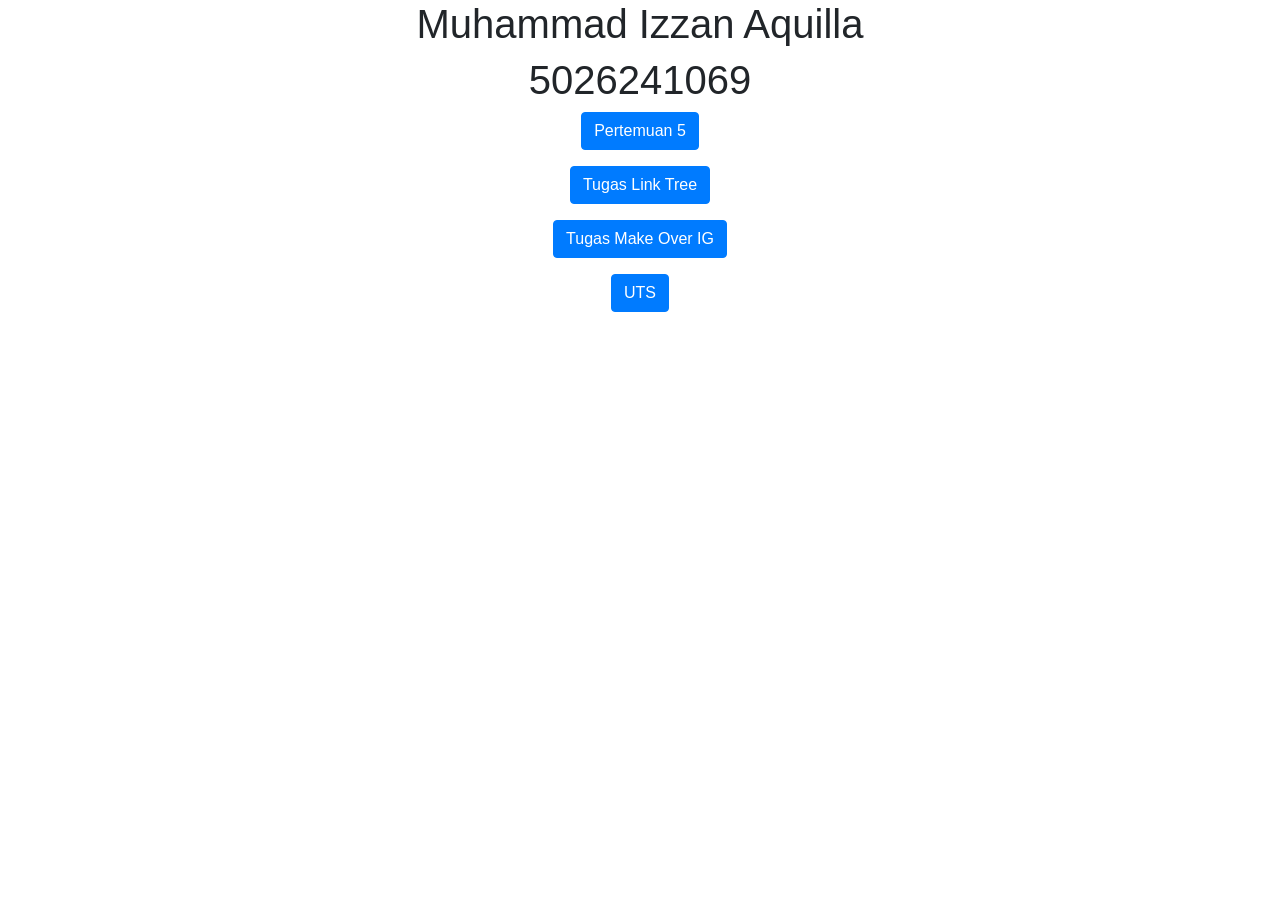
<file: index.html>
<!DOCTYPE html>
<html lang="en">

<head>
    <title>5026241069</title>
    <meta charset="utf-8">
    <meta name="viewport" content="width=device-width, initial-scale=1">
    <link rel="stylesheet" href="https://cdn.jsdelivr.net/npm/bootstrap@4.6.2/dist/css/bootstrap.min.css">
    <script src="https://cdn.jsdelivr.net/npm/jquery@3.7.1/dist/jquery.slim.min.js"></script>
    <script src="https://cdn.jsdelivr.net/npm/popper.js@1.16.1/dist/umd/popper.min.js"></script>
    <script src="https://cdn.jsdelivr.net/npm/bootstrap@4.6.2/dist/js/bootstrap.bundle.min.js"></script>
</head>

<body>

    <div class="container"> 
<center>
    <h1>Muhammad Izzan Aquilla</h1>
    <h1>5026241069</h1>
    
    <p><a href="pertemuan5.html" target="_blank"><button class="btn btn-primary">Pertemuan 5</button></a></p>
    <p><a href="linktree.html" target="_blank"><button class="btn btn-primary">Tugas Link Tree</button></a></p>
    <p><a href="tugas_ets.html" target="_blank"><button class="btn btn-primary">Tugas Make Over IG</button></a></p>
    <p><a href="ETS/5026241069.html" target="_blank"><button class="btn btn-primary">UTS</button></a></p>
</center>
    </div>

</body>

</html>
</file>
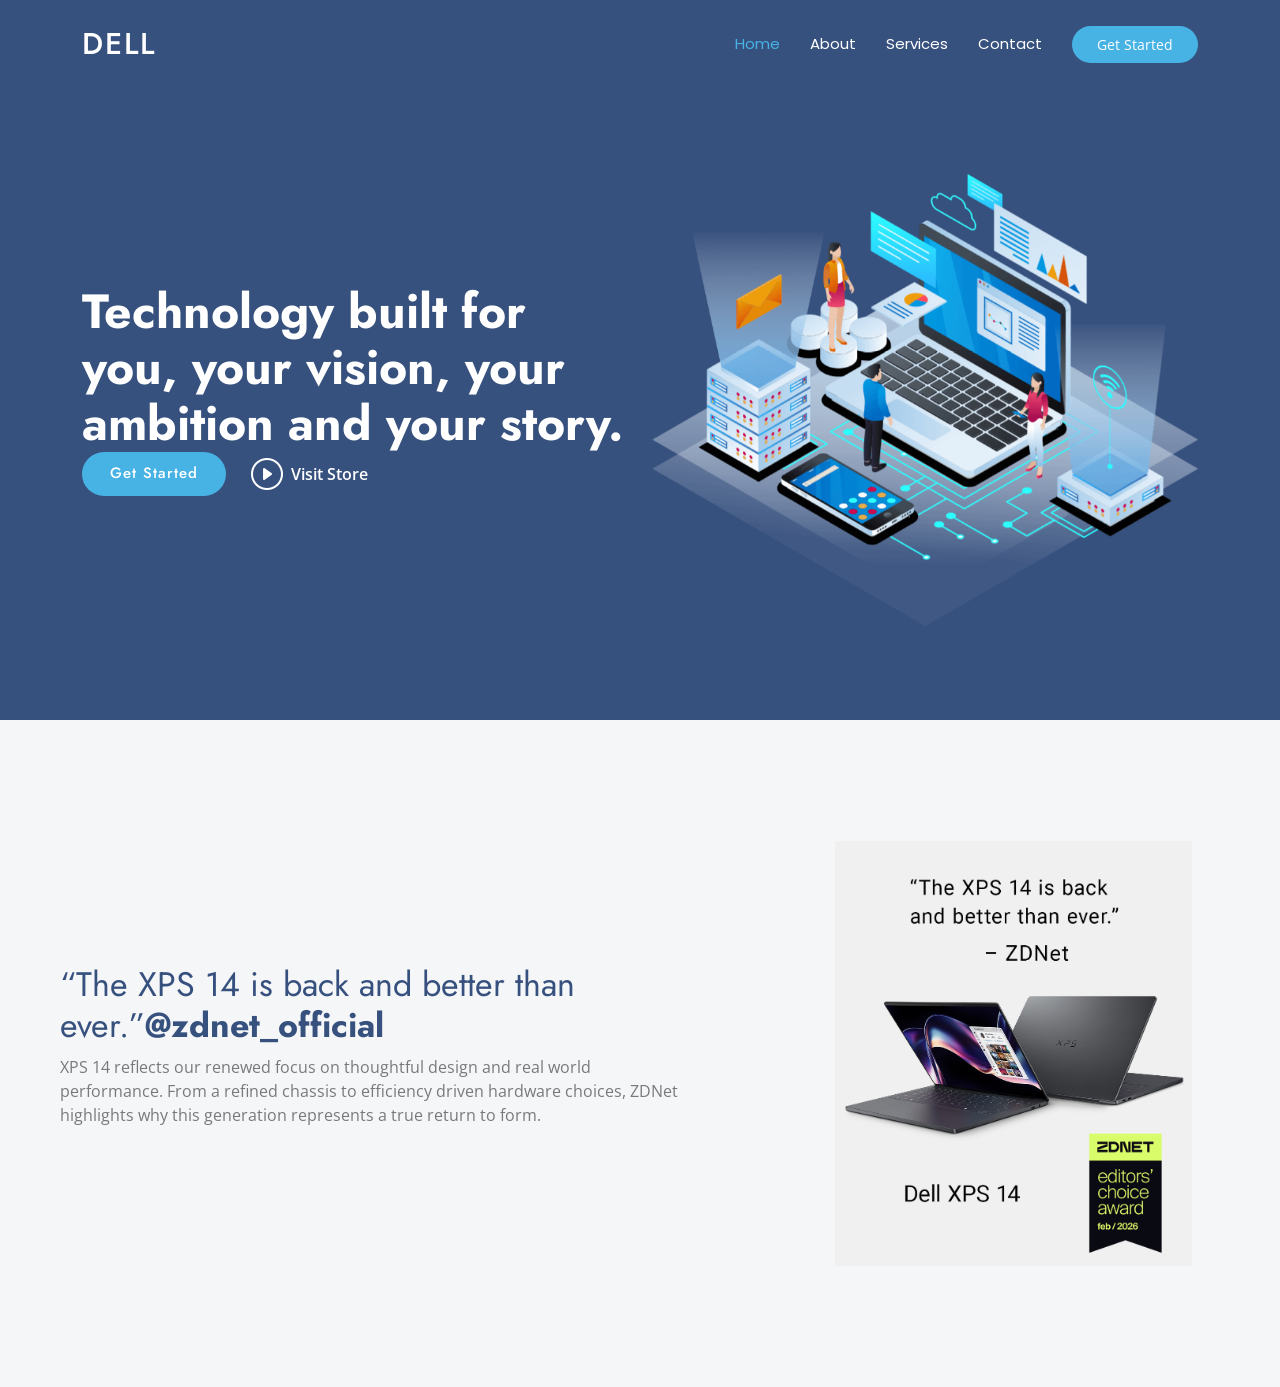
<file: pertemuan5.html>
<!DOCTYPE html>
<html lang="en">

<head>
    <meta charset="utf-8">
    <meta content="width=device-width, initial-scale=1.0" name="viewport">
    <title>DELL</title>
    <meta name="description" content="">
    <meta name="keywords" content="">

    <!-- Favicons -->
    <link href="assets/img/favicon.png" rel="icon">
    <link href="assets/img/apple-touch-icon.png" rel="apple-touch-icon">

    <!-- Fonts -->
    <link href="https://fonts.googleapis.com" rel="preconnect">
    <link href="https://fonts.gstatic.com" rel="preconnect" crossorigin>
    <link
        href="https://fonts.googleapis.com/css2?family=Open+Sans:ital,wght@0,300;0,400;0,500;0,600;0,700;0,800;1,300;1,400;1,500;1,600;1,700;1,800&family=Poppins:ital,wght@0,100;0,200;0,300;0,400;0,500;0,600;0,700;0,800;0,900;1,100;1,200;1,300;1,400;1,500;1,600;1,700;1,800;1,900&family=Jost:ital,wght@0,100;0,200;0,300;0,400;0,500;0,600;0,700;0,800;0,900;1,100;1,200;1,300;1,400;1,500;1,600;1,700;1,800;1,900&display=swap"
        rel="stylesheet">

    <!-- Vendor CSS Files -->
    <link href="assets/vendor/bootstrap/css/bootstrap.min.css" rel="stylesheet">
    <link href="assets/vendor/bootstrap-icons/bootstrap-icons.css" rel="stylesheet">
    <link href="assets/vendor/aos/aos.css" rel="stylesheet">
    <link href="assets/vendor/glightbox/css/glightbox.min.css" rel="stylesheet">
    <link href="assets/vendor/swiper/swiper-bundle.min.css" rel="stylesheet">

    <!-- Main CSS File -->
    <link href="assets/css/main.css" rel="stylesheet">

    <!-- =======================================================
  * Template Name: Arsha
  * Template URL: https://bootstrapmade.com/arsha-free-bootstrap-html-template-corporate/
  * Updated: Feb 22 2025 with Bootstrap v5.3.3
  * Author: BootstrapMade.com
  * License: https://bootstrapmade.com/license/
  ======================================================== -->
</head>

<body class="index-page">
    <header id="header" class="header d-flex align-items-center fixed-top">
        <div class="container-fluid container-xl position-relative d-flex align-items-center">

            <a href="index.html" class="logo d-flex align-items-center me-auto">
                <!-- Uncomment the line below if you also wish to use an image logo -->
                <!-- <img src="assets/img/logo.webp" alt=""> -->
                <h1 class="sitename">DELL</h1>
            </a>

            <nav id="navmenu" class="navmenu">
                <ul>
                    <li><a href="#hero" class="active">Home</a></li>
                    <li><a href="#why-us    ">About</a></li>
                    <li><a href="#services">Services</a></li>
                    <li><a href="#contact">Contact</a></li>
                </ul>
                <i class="mobile-nav-toggle d-xl-none bi bi-list"></i>
            </nav>

            <a class="btn-getstarted" href="#about">Get Started</a>

        </div>
    </header>
    <main class="main">

        <!-- Hero Section -->
        <section id="hero" class="hero section dark-background">

            <div class="container">
                <div class="row gy-4">
                    <div class="col-lg-6 order-2 order-lg-1 d-flex flex-column justify-content-center"
                        data-aos="zoom-out">
                        <h1>Technology built for you, your vision, your ambition and your story.</h1>
                        <div class="d-flex">
                            <a href="#about" class="btn-get-started">Get Started</a>
                            <a href="https://www.youtube.com/watch?v=Y7f98aduVJ8"
                                class="glightbox btn-watch-video d-flex align-items-center"><i
                                    class="bi bi-play-circle"></i><span>Visit Store</span></a>
                        </div>
                    </div>
                    <div class="col-lg-6 order-1 order-lg-2 hero-img" data-aos="zoom-out" data-aos-delay="200">
                        <img src="assets/img/hero-img.png" class="img-fluid animated" alt="">
                    </div>
                </div>
            </div>

        </section><!-- /Hero Section -->

        <!-- Why Us Section -->
        <section id="why-us" class="section why-us light-background" data-builder="section">

            <div class="container-fluid">

                <div class="row gy-4">

                    <div class="col-lg-7 d-flex flex-column justify-content-center order-2 order-lg-1">

                        <div class="content px-xl-5" data-aos="fade-up" data-aos-delay="100">
                            <h3><span>“The XPS 14 is back and better than ever.”</span><strong>@zdnet_official</strong>
                            </h3>
                            <p>
                                XPS 14 reflects our renewed focus on thoughtful design and real world performance. From
                                a refined chassis to efficiency driven hardware choices, ZDNet highlights why this
                                generation represents a true return to form.
                            </p>
                        </div>
                    </div>
                    <div class="col-lg-5 order-1 order-lg-2 why-us-img">
                        <img src="assets/img/Laptop.png" class="img-fluid" alt="" data-aos="zoom-in"
                            data-aos-delay="100">
                    </div>
                </div>

            </div>

        </section><!-- /Why Us Section -->

    </main>

    <!-- Scroll Top -->
    <a href="#" id="scroll-top" class="scroll-top d-flex align-items-center justify-content-center"><i
            class="bi bi-arrow-up-short"></i></a>

    <!-- Preloader -->
    <div id="preloader"></div>

    <!-- Vendor JS Files -->
    <script src="assets/vendor/bootstrap/js/bootstrap.bundle.min.js"></script>
    <script src="assets/vendor/php-email-form/validate.js"></script>
    <script src="assets/vendor/aos/aos.js"></script>
    <script src="assets/vendor/glightbox/js/glightbox.min.js"></script>
    <script src="assets/vendor/swiper/swiper-bundle.min.js"></script>
    <script src="assets/vendor/waypoints/noframework.waypoints.js"></script>
    <script src="assets/vendor/imagesloaded/imagesloaded.pkgd.min.js"></script>
    <script src="assets/vendor/isotope-layout/isotope.pkgd.min.js"></script>

    <!-- Main JS File -->
    <script src="assets/js/main.js"></script>

</body>

</html>
</file>
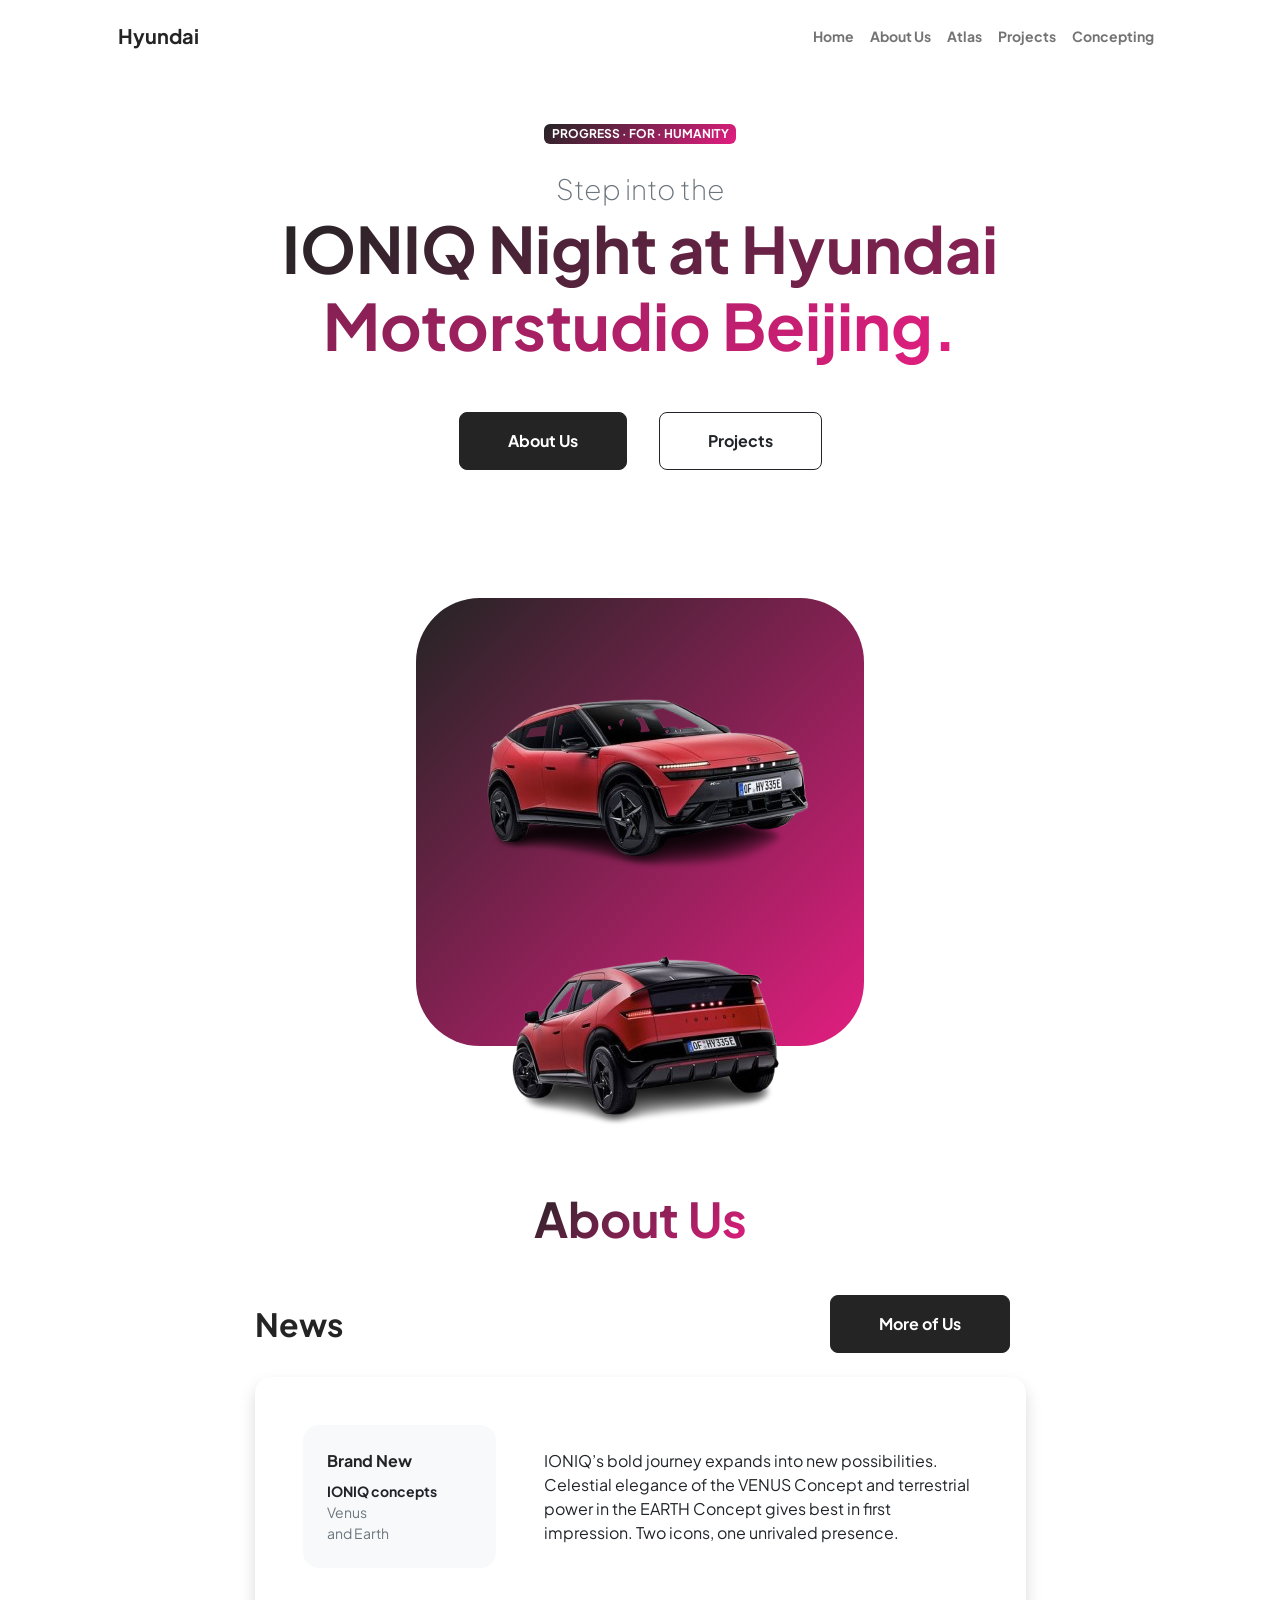
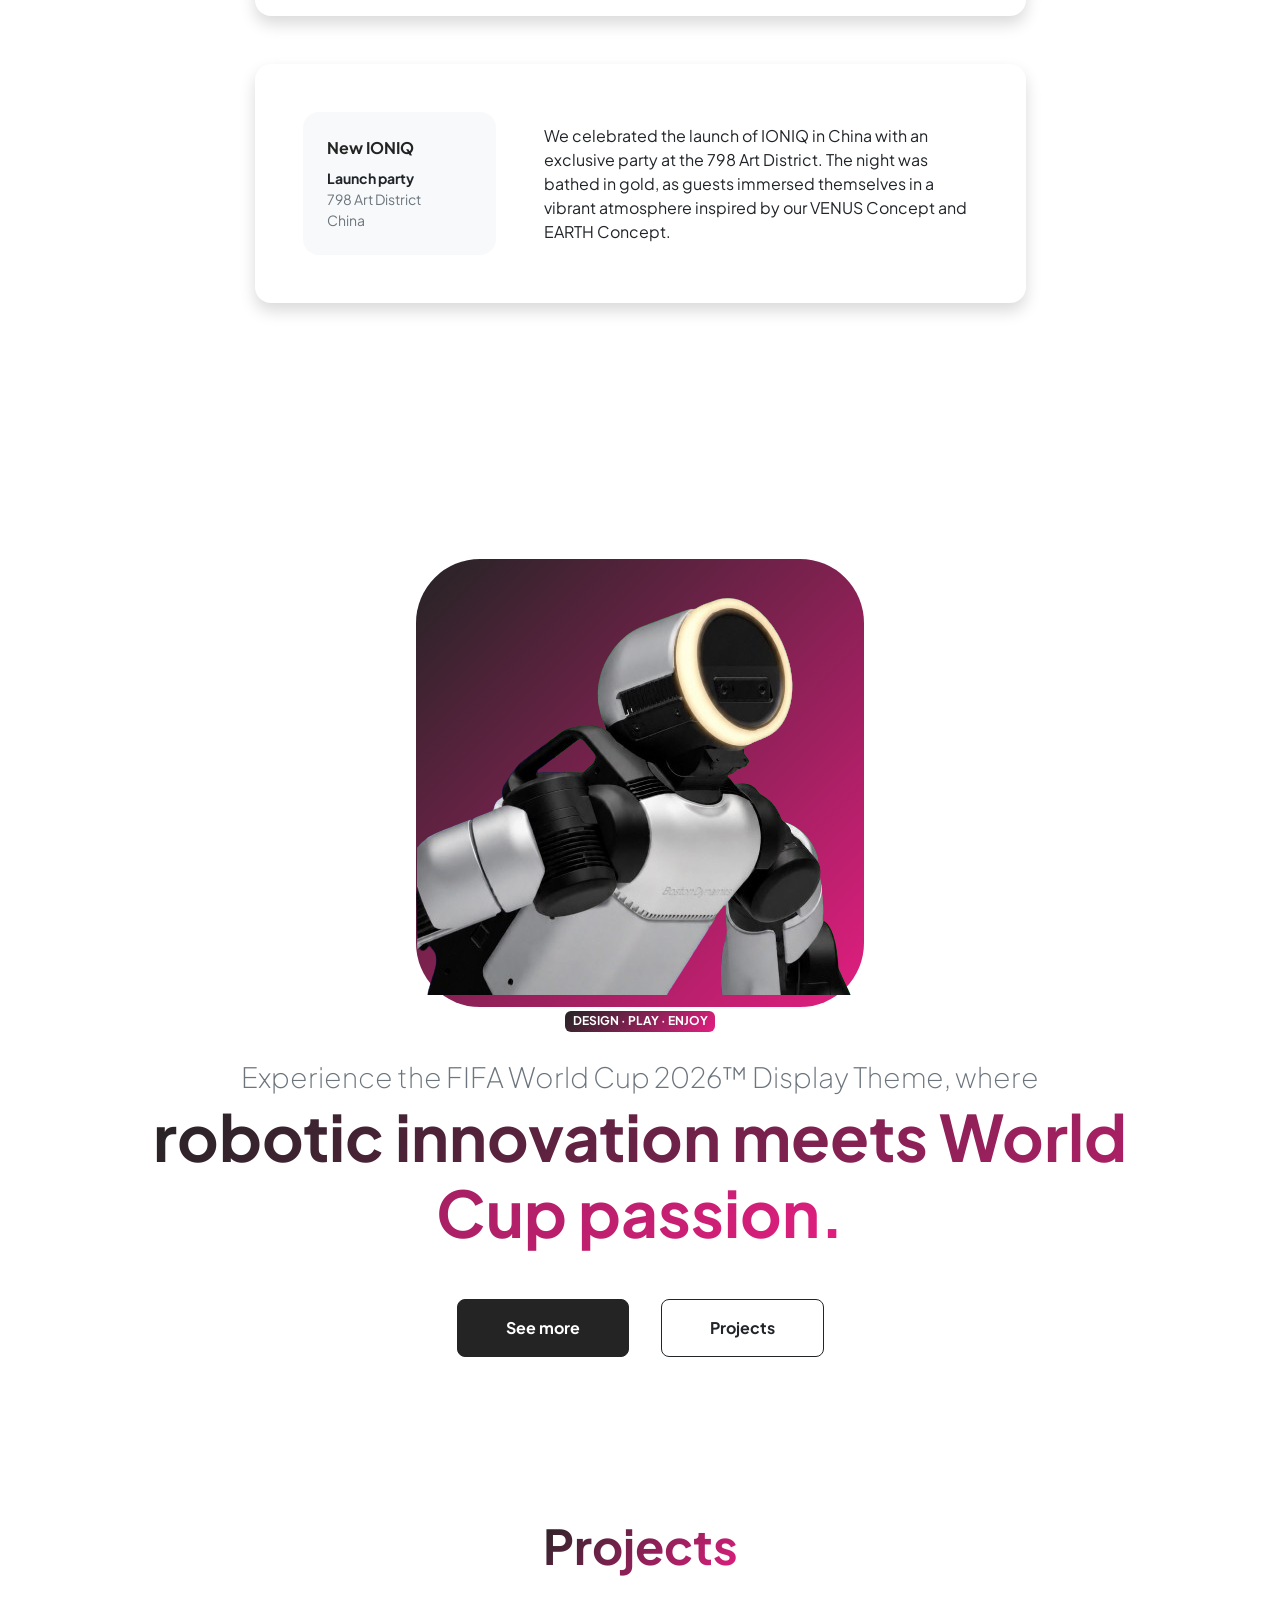
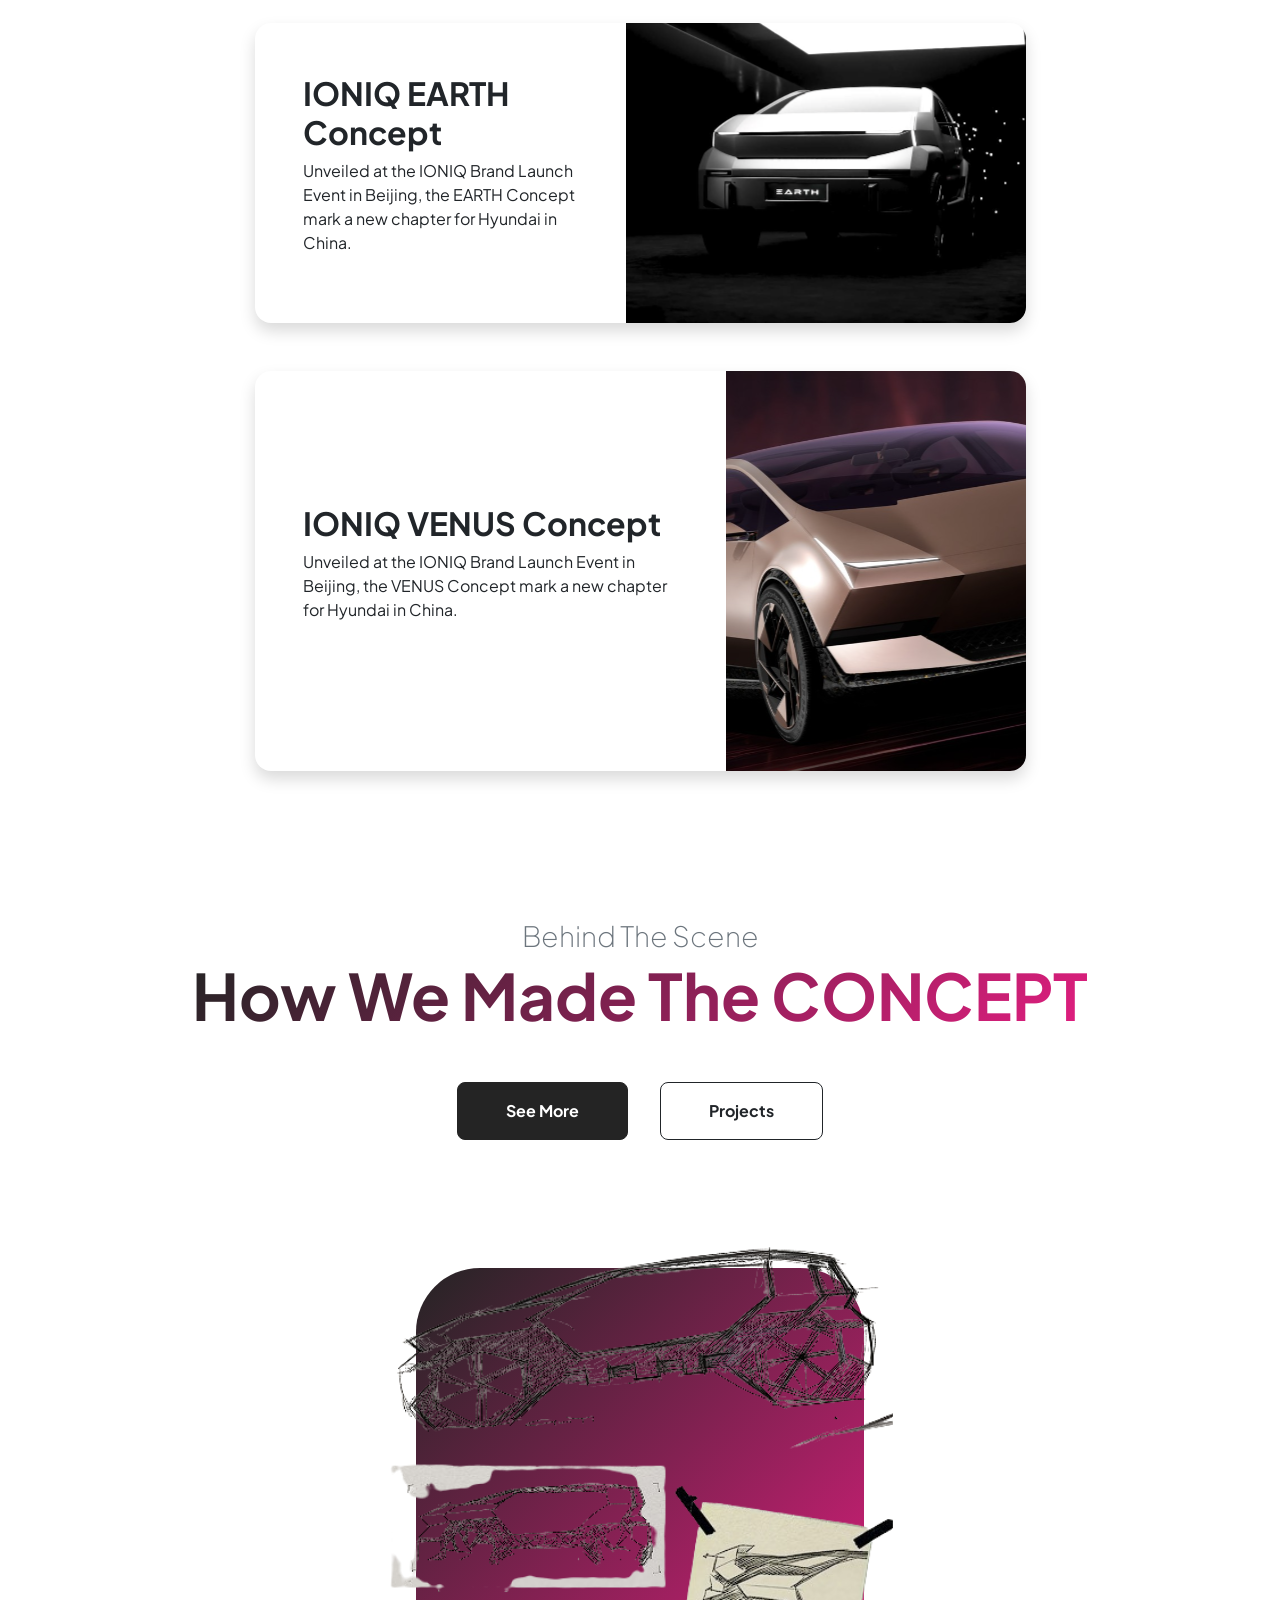
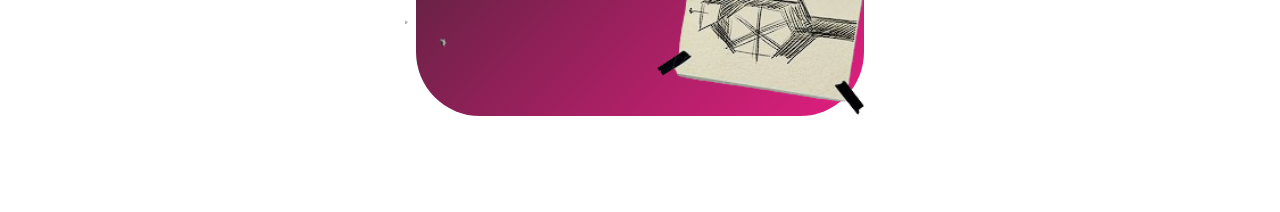
<file: ETS/5026241069.html>
<!DOCTYPE html>
<html lang="en">

<head>
    <meta charset="utf-8" />
    <meta name="viewport" content="width=device-width, initial-scale=1, shrink-to-fit=no" />
    <meta name="description" content="" />
    <meta name="author" content="" />
    <title>Hyundai</title>
    <!-- Favicon-->
    <link rel="icon" type="image/x-icon" href="assets/favicon.ico" />
    <!-- Custom Google font-->
    <link rel="preconnect" href="https://fonts.googleapis.com" />
    <link rel="preconnect" href="https://fonts.gstatic.com" crossorigin />
    <link
        href="https://fonts.googleapis.com/css2?family=Plus+Jakarta+Sans:wght@100;200;300;400;500;600;700;800;900&amp;display=swap"
        rel="stylesheet" />
    <!-- Bootstrap icons-->
    <link href="https://cdn.jsdelivr.net/npm/bootstrap-icons@1.8.1/font/bootstrap-icons.css" rel="stylesheet" />
    <!-- Core theme CSS (includes Bootstrap)-->
    <link href="css/styles.css" rel="stylesheet" />
</head>

<body class="d-flex flex-column h-100">

    <main class="flex-shrink-0">
        <!-- Navigation Bar-->
        <nav class="navbar navbar-expand-lg navbar-light bg-white py-3">
            <div class="container px-5">
                <a class="navbar-brand" href="5026241069.html"><span class="fw-bolder text-primary">Hyundai</span></a>
                <button class="navbar-toggler" type="button" data-bs-toggle="collapse"
                    data-bs-target="#navbarSupportedContent" aria-controls="navbarSupportedContent"
                    aria-expanded="false" aria-label="Toggle navigation"><span
                        class="navbar-toggler-icon"></span></button>
                <div class="collapse navbar-collapse" id="navbarSupportedContent">
                    <ul class="navbar-nav ms-auto mb-2 mb-lg-0 small fw-bolder">
                        <li class="nav-item"><a class="nav-link" href="#home">Home</a></li>
                        <li class="nav-item"><a class="nav-link" href="#au">About Us</a></li>
                        <li class="nav-item"><a class="nav-link" href="#atlas">Atlas</a></li>
                        <li class="nav-item"><a class="nav-link" href="#project">Projects</a></li>
                        <li class="nav-item"><a class="nav-link" href="#concept">Concepting</a></li>
                    </ul>
                </div>
            </div>
        </nav>


        <!-- Header SECTION 1-->
        <header id="home" class="py-5">
            <div class="container px-5 pb-5">
                <div class="row gx-5 align-items-center">
                    <div class="col-xxl-5">
                        <!-- Header text content-->
                        <div class="text-center text-xxl-start">
                            <div class="badge bg-gradient-primary-to-secondary text-white mb-4">
                                <div class="text-uppercase">Progress &middot; for &middot; Humanity</div>
                            </div>
                            <div class="fs-3 fw-light text-muted">Step into the</div>
                            <h1 class="display-3 fw-bolder mb-5"><span class="text-gradient d-inline">IONIQ Night at Hyundai Motorstudio Beijing.</span></h1>
                            <div
                                class="d-grid gap-3 d-sm-flex justify-content-sm-center justify-content-xxl-start mb-3">
                                <a class="btn btn-primary btn-lg px-5 py-3 me-sm-3 fs-6 fw-bolder"
                                    href="#au">About Us</a>
                                <a class="btn btn-outline-dark btn-lg px-5 py-3 fs-6 fw-bolder"
                                    href="#project">Projects</a>
                            </div>
                        </div>
                    </div>
                    <div class="col-xxl-7">
                        <!-- Header profile picture-->
                        <div class="d-flex justify-content-center mt-5 mt-xxl-0">
                            <div class="profile bg-gradient-primary-to-secondary">
                                <!-- TIP: For best results, use a photo with a transparent background like the demo example below-->
                                <!-- Watch a tutorial on how to do this on YouTube (link)-->

                                <img class="d " src="assets/rednobg.png" alt="red car"/>
                            </div>
                        </div>
                    </div>
                </div>
            </div>
        </header>

        <!-- About Us SECTION 2-->
        <div id="au" class="container px-5 my-5">
            <div class="text-center mb-5">
                <h1 class="display-5 fw-bolder mb-0"><span class="text-gradient d-inline">About Us</span></h1>
            </div>
            <div class="row gx-5 justify-content-center">
                <div class="col-lg-11 col-xl-9 col-xxl-8">
                    <!-- Experience Section-->
                    <section>
                        <div class="d-flex align-items-center justify-content-between mb-4">
                            <h2 class="text-primary fw-bolder mb-0">News</h2>
                            <!-- Download resume button-->
                            <!-- Note: Set the link href target to a PDF file within your project-->
                            <a class="btn btn-primary btn-lg px-5 py-3 me-sm-3 fs-6 fw-bolder"
                                    href="https://www.instagram.com/hyundai/">More of Us</a>
                        </div>
                        <!-- Experience Card 1-->
                        <div class="card shadow border-0 rounded-4 mb-5">
                            <div class="card-body p-5">
                                <div class="row align-items-center gx-5">
                                    <div class="col text-center text-lg-start mb-4 mb-lg-0">
                                        <div class="bg-light p-4 rounded-4">
                                            <div class="text-primary fw-bolder mb-2">Brand New</div>
                                            <div class="small fw-bolder">IONIQ concepts</div>
                                            <div class="small text-muted">Venus</div>
                                            <div class="small text-muted">and Earth</div>
                                        </div>
                                    </div>
                                    <div class="col-lg-8">
                                        <div>IONIQ’s bold journey expands into new possibilities. Celestial elegance of the VENUS Concept and terrestrial power in the EARTH Concept gives best in first impression.
Two icons, one unrivaled presence.</div>
                                    </div>
                                </div>
                            </div>
                        </div>
                        <!-- Experience Card 2-->
                        <div class="card shadow border-0 rounded-4 mb-5">
                            <div class="card-body p-5">
                                <div class="row align-items-center gx-5">
                                    <div class="col text-center text-lg-start mb-4 mb-lg-0">
                                        <div class="bg-light p-4 rounded-4">
                                            <div class="text-primary fw-bolder mb-2">New IONIQ</div>
                                            <div class="small fw-bolder">Launch party</div>
                                            <div class="small text-muted">798 Art District</div>
                                            <div class="small text-muted">China</div>
                                        </div>
                                    </div>
                                    <div class="col-lg-8">
                                        <div>We celebrated the launch of IONIQ in China with an exclusive party at the 798 Art District.
The night was bathed in gold, as guests immersed themselves in a vibrant atmosphere inspired by our VENUS Concept and EARTH Concept.</div>
                                    </div>
                                </div>
                            </div>
                        </div>
                    </section>
                    
                </div>
            </div>
        </div>

        <!-- SECTION 3-->
        <header id="atlas" class="py-5">
            <div class="container px-5 pb-5">
                <div class="row gx-5 align-items-center">
                    <div class="col-xxl-5">
                        <!-- Header text content-->
                        <div class="d-flex justify-content-center mt-5 mt-xxl-0">
                            <div class="profile bg-gradient-primary-to-secondary">
                                <!-- TIP: For best results, use a photo with a transparent background like the demo example below-->
                                <!-- Watch a tutorial on how to do this on YouTube (link)-->
                                <img class="d" src="assets/atlas.png" alt="atlas" />
                            </div>
                        </div>
                    </div>
                    <div class="col-xxl-7">
                        <!-- Header profile picture-->
                         <div class="text-center text-xxl-start">
                            <div class="badge bg-gradient-primary-to-secondary text-white mb-4">
                                <div class="text-uppercase">Design &middot; Play &middot; Enjoy</div>
                            </div>
                            <div class="fs-3 fw-light text-muted">Experience the FIFA World Cup 2026™ Display Theme, where</div>
                            <h1 class="display-3 fw-bolder mb-5"><span class="text-gradient d-inline">robotic innovation meets World Cup passion.</span></h1>
                            <div
                                class="d-grid gap-3 d-sm-flex justify-content-sm-center justify-content-xxl-start mb-3">
                                <a class="btn btn-primary btn-lg px-5 py-3 me-sm-3 fs-6 fw-bolder"
                                    href="https://www.instagram.com/p/DX-oa_JAeQt/">See more</a>
                                <a class="btn btn-outline-dark btn-lg px-5 py-3 fs-6 fw-bolder"
                                    href="#project">Projects</a>
                            </div>
                        </div>
                        
                    </div>
                </div>
            </div>
        </header>

        <!-- SECTION 4-->
         <section id="project" class="py-5">
            <div class="container px-5 mb-5">
                <div class="text-center mb-5">
                    <h1 class="display-5 fw-bolder mb-0"><span class="text-gradient d-inline">Projects</span></h1>
                </div>  
                <div class="row gx-5 justify-content-center">
                    <div class="col-lg-11 col-xl-9 col-xxl-8">
                        <!-- Project Card 1-->
                        <div class="card overflow-hidden shadow rounded-4 border-0 mb-5">
                            <div class="card-body p-0">
                                <div class="d-flex align-items-center">
                                    <div class="p-5">
                                        <h2 class="fw-bolder">IONIQ EARTH Concept</h2>
                                        <p>Unveiled at the IONIQ Brand Launch Event in Beijing, the EARTH Concept mark a new chapter for Hyundai in China.</p>
                                    </div>
                                    <img class="img-fluid" src="assets/carbw.png" alt="...">
                                </div>
                            </div>
                        </div>
                        <!-- Project Card 2-->
                        <div class="card overflow-hidden shadow rounded-4 border-0">
                            <div class="card-body p-0">
                                <div class="d-flex align-items-center">
                                    <div class="p-5">
                                        <h2 class="fw-bolder">IONIQ VENUS Concept</h2>
                                        <p>Unveiled at the IONIQ Brand Launch Event in Beijing, the VENUS Concept mark a new chapter for Hyundai in China.</p>
                                    </div>
                                    <img class="img-fluid" src="assets/venus1.png" alt="...">
                                </div>
                            </div>
                        </div>
                    </div>
                </div>
            </div>
        </section>
        

        <!-- SECTION 5-->
         <header id="concept" class="py-5">
            <div class="container px-5 pb-5">
                <div class="row gx-5 align-items-center">
                    <div class="col-xxl-5">
                        <!-- Header text content-->
                        <div class="text-center text-xxl-start">
                            
                            <div class="fs-3 fw-light text-muted">Behind The Scene</div>
                            <h1 class="display-3 fw-bolder mb-5"><span class="text-gradient d-inline">How We Made The CONCEPT</span></h1>
                            <div
                                class="d-grid gap-3 d-sm-flex justify-content-sm-center justify-content-xxl-start mb-3">
                                <a class="btn btn-primary btn-lg px-5 py-3 me-sm-3 fs-6 fw-bolder"
                                    href="https://www.instagram.com/p/DXeNyoDjlC-/?img_index=1">See More</a>
                                <a class="btn btn-outline-dark btn-lg px-5 py-3 fs-6 fw-bolder"
                                    href="#project">Projects</a>
                            </div>
                        </div>
                    </div>
                    <div class="col-xxl-7">
                        <!-- Header profile picture-->
                        <div class="d-flex justify-content-center mt-5 mt-xxl-0">
                            <div class="profile bg-gradient-primary-to-secondary">
                                <!-- TIP: For best results, use a photo with a transparent background like the demo example below-->
                                <!-- Watch a tutorial on how to do this on YouTube (link)-->
                                <img class="profile-img" src="assets/Sketch.png" alt="Sketch" />  
                            </div>
                        </div>
                    </div>
                </div>
            </div>
        </header>
        
    </main>
</body>

</html>
</file>
<file: assets/css/main.css>
/**
* Template Name: Arsha
* Template URL: https://bootstrapmade.com/arsha-free-bootstrap-html-template-corporate/
* Updated: Feb 22 2025 with Bootstrap v5.3.3
* Author: BootstrapMade.com
* License: https://bootstrapmade.com/license/
*/

/*--------------------------------------------------------------
# Font & Color Variables
# Help: https://bootstrapmade.com/color-system/
--------------------------------------------------------------*/
/* Fonts */
:root {
  --default-font: "Open Sans",  system-ui, -apple-system, "Segoe UI", Roboto, "Helvetica Neue", Arial, "Noto Sans", "Liberation Sans", sans-serif, "Apple Color Emoji", "Segoe UI Emoji", "Segoe UI Symbol", "Noto Color Emoji";
  --heading-font: "Jost",  sans-serif;
  --nav-font: "Poppins",  sans-serif;
}

/* Global Colors - The following color variables are used throughout the website. Updating them here will change the color scheme of the entire website */
:root { 
  --background-color: #ffffff; /* Background color for the entire website, including individual sections */
  --default-color: #444444; /* Default color used for the majority of the text content across the entire website */
  --heading-color: #37517e; /* Color for headings, subheadings and title throughout the website */
  --accent-color: #47b2e4; /* Accent color that represents your brand on the website. It's used for buttons, links, and other elements that need to stand out */
  --surface-color: #ffffff; /* The surface color is used as a background of boxed elements within sections, such as cards, icon boxes, or other elements that require a visual separation from the global background. */
  --contrast-color: #ffffff; /* Contrast color for text, ensuring readability against backgrounds of accent, heading, or default colors. */
}

/* Nav Menu Colors - The following color variables are used specifically for the navigation menu. They are separate from the global colors to allow for more customization options */
:root {
  --nav-color: #ffffff;  /* The default color of the main navmenu links */
  --nav-hover-color: #47b2e4; /* Applied to main navmenu links when they are hovered over or active */
  --nav-mobile-background-color: #ffffff; /* Used as the background color for mobile navigation menu */
  --nav-dropdown-background-color: #ffffff; /* Used as the background color for dropdown items that appear when hovering over primary navigation items */
  --nav-dropdown-color: #444444; /* Used for navigation links of the dropdown items in the navigation menu. */
  --nav-dropdown-hover-color: #47b2e4; /* Similar to --nav-hover-color, this color is applied to dropdown navigation links when they are hovered over. */
}

/* Color Presets - These classes override global colors when applied to any section or element, providing reuse of the sam color scheme. */

.light-background {
  --background-color: #f5f6f8;
  --surface-color: #ffffff;
}

.dark-background {
  --background-color: #37517e;
  --default-color: #ffffff;
  --heading-color: #ffffff;
  --surface-color: #4668a2;
  --contrast-color: #ffffff;
}

/* Smooth scroll */
:root {
  scroll-behavior: smooth;
}

/*--------------------------------------------------------------
# General Styling & Shared Classes
--------------------------------------------------------------*/
body {
  color: var(--default-color);
  background-color: var(--background-color);
  font-family: var(--default-font);
}

a {
  color: var(--accent-color);
  text-decoration: none;
  transition: 0.3s;
}

a:hover {
  color: color-mix(in srgb, var(--accent-color), transparent 25%);
  text-decoration: none;
}

h1,
h2,
h3,
h4,
h5,
h6 {
  color: var(--heading-color);
  font-family: var(--heading-font);
}

/* PHP Email Form Messages
------------------------------*/
.php-email-form .error-message {
  display: none;
  background: #df1529;
  color: #ffffff;
  text-align: left;
  padding: 15px;
  margin-bottom: 24px;
  font-weight: 600;
}

.php-email-form .sent-message {
  display: none;
  color: #ffffff;
  background: #059652;
  text-align: center;
  padding: 15px;
  margin-bottom: 24px;
  font-weight: 600;
}

.php-email-form .loading {
  display: none;
  background: var(--surface-color);
  text-align: center;
  padding: 15px;
  margin-bottom: 24px;
}

.php-email-form .loading:before {
  content: "";
  display: inline-block;
  border-radius: 50%;
  width: 24px;
  height: 24px;
  margin: 0 10px -6px 0;
  border: 3px solid var(--accent-color);
  border-top-color: var(--surface-color);
  animation: php-email-form-loading 1s linear infinite;
}

@keyframes php-email-form-loading {
  0% {
    transform: rotate(0deg);
  }

  100% {
    transform: rotate(360deg);
  }
}

/*--------------------------------------------------------------
# Global Header
--------------------------------------------------------------*/
.header {
  --background-color: #3d4d6a;
  --heading-color: #ffffff;
  color: var(--default-color);
  background-color: var(--background-color);
  padding: 15px 0;
  transition: all 0.5s;
  z-index: 997;
}

.header .logo {
  line-height: 1;
}

.header .logo img {
  max-height: 36px;
  margin-right: 8px;
}

.header .logo h1 {
  font-size: 30px;
  margin: 0;
  font-weight: 500;
  color: var(--heading-color);
  letter-spacing: 2px;
  text-transform: uppercase;
}

.header .btn-getstarted,
.header .btn-getstarted:focus {
  color: var(--contrast-color);
  background: var(--accent-color);
  font-size: 14px;
  padding: 8px 25px;
  margin: 0 0 0 30px;
  border-radius: 50px;
  transition: 0.3s;
}

.header .btn-getstarted:hover,
.header .btn-getstarted:focus:hover {
  color: var(--contrast-color);
  background: color-mix(in srgb, var(--accent-color), transparent 15%);
}

@media (max-width: 1200px) {
  .header .logo {
    order: 1;
  }

  .header .btn-getstarted {
    order: 2;
    margin: 0 15px 0 0;
    padding: 6px 15px;
  }

  .header .navmenu {
    order: 3;
  }
}

/* Index Page Header
------------------------------*/
.index-page .header {
  --background-color: rgba(255, 255, 255, 0);
  --heading-color: #ffffff;
  --nav-color: #ffffff;
}

/* Index Page Header on Scroll
------------------------------*/
.index-page.scrolled .header {
  --background-color: rgba(40, 58, 90, 0.9);
}

/*--------------------------------------------------------------
# Navigation Menu
--------------------------------------------------------------*/
/* Desktop Navigation */
@media (min-width: 1200px) {
  .navmenu {
    padding: 0;
  }

  .navmenu ul {
    margin: 0;
    padding: 0;
    display: flex;
    list-style: none;
    align-items: center;
  }

  .navmenu li {
    position: relative;
  }

  .navmenu a,
  .navmenu a:focus {
    color: var(--nav-color);
    padding: 18px 15px;
    font-size: 15px;
    font-family: var(--nav-font);
    font-weight: 400;
    display: flex;
    align-items: center;
    justify-content: space-between;
    white-space: nowrap;
    transition: 0.3s;
  }

  .navmenu a i,
  .navmenu a:focus i {
    font-size: 12px;
    line-height: 0;
    margin-left: 5px;
    transition: 0.3s;
  }

  .navmenu li:last-child a {
    padding-right: 0;
  }

  .navmenu li:hover>a,
  .navmenu .active,
  .navmenu .active:focus {
    color: var(--nav-hover-color);
  }

  .navmenu .dropdown ul {
    margin: 0;
    padding: 10px 0;
    background: var(--nav-dropdown-background-color);
    display: block;
    position: absolute;
    visibility: hidden;
    left: 14px;
    top: 130%;
    opacity: 0;
    transition: 0.3s;
    border-radius: 4px;
    z-index: 99;
    box-shadow: 0px 0px 30px rgba(0, 0, 0, 0.1);
  }

  .navmenu .dropdown ul li {
    min-width: 200px;
  }

  .navmenu .dropdown ul a {
    padding: 10px 20px;
    font-size: 15px;
    text-transform: none;
    color: var(--nav-dropdown-color);
  }

  .navmenu .dropdown ul a i {
    font-size: 12px;
  }

  .navmenu .dropdown ul a:hover,
  .navmenu .dropdown ul .active:hover,
  .navmenu .dropdown ul li:hover>a {
    color: var(--nav-dropdown-hover-color);
  }

  .navmenu .dropdown:hover>ul {
    opacity: 1;
    top: 100%;
    visibility: visible;
  }

  .navmenu .dropdown .dropdown ul {
    top: 0;
    left: -90%;
    visibility: hidden;
  }

  .navmenu .dropdown .dropdown:hover>ul {
    opacity: 1;
    top: 0;
    left: -100%;
    visibility: visible;
  }

  .navmenu .megamenu {
    position: static;
  }

  .navmenu .megamenu ul {
    margin: 0;
    padding: 10px;
    background: var(--nav-dropdown-background-color);
    box-shadow: 0px 0px 20px rgba(0, 0, 0, 0.1);
    position: absolute;
    top: 130%;
    left: 0;
    right: 0;
    visibility: hidden;
    opacity: 0;
    display: flex;
    transition: 0.3s;
    border-radius: 4px;
    z-index: 99;
  }

  .navmenu .megamenu ul li {
    flex: 1;
  }

  .navmenu .megamenu ul li a,
  .navmenu .megamenu ul li:hover>a {
    padding: 10px 20px;
    font-size: 15px;
    color: var(--nav-dropdown-color);
  }

  .navmenu .megamenu ul li a:hover,
  .navmenu .megamenu ul li .active,
  .navmenu .megamenu ul li .active:hover {
    color: var(--nav-dropdown-hover-color);
  }

  .navmenu .megamenu:hover>ul {
    opacity: 1;
    top: 100%;
    visibility: visible;
  }

  .navmenu .dd-box-shadow {
    box-shadow: 0px 0px 30px rgba(0, 0, 0, 0.1);
  }
}

/* Mobile Navigation */
@media (max-width: 1199px) {
  .mobile-nav-toggle {
    color: var(--nav-color);
    font-size: 28px;
    line-height: 0;
    margin-right: 10px;
    cursor: pointer;
    transition: color 0.3s;
  }

  .navmenu {
    padding: 0;
    z-index: 9997;
  }

  .navmenu ul {
    display: none;
    list-style: none;
    position: absolute;
    inset: 60px 20px 20px 20px;
    padding: 10px 0;
    margin: 0;
    border-radius: 6px;
    background-color: var(--nav-mobile-background-color);
    overflow-y: auto;
    transition: 0.3s;
    z-index: 9998;
    box-shadow: 0px 0px 30px rgba(0, 0, 0, 0.1);
  }

  .navmenu a,
  .navmenu a:focus {
    color: var(--nav-dropdown-color);
    padding: 10px 20px;
    font-family: var(--nav-font);
    font-size: 17px;
    font-weight: 500;
    display: flex;
    align-items: center;
    justify-content: space-between;
    white-space: nowrap;
    transition: 0.3s;
  }

  .navmenu a i,
  .navmenu a:focus i {
    font-size: 12px;
    line-height: 0;
    margin-left: 5px;
    width: 30px;
    height: 30px;
    display: flex;
    align-items: center;
    justify-content: center;
    border-radius: 50%;
    transition: 0.3s;
    background-color: color-mix(in srgb, var(--accent-color), transparent 90%);
  }

  .navmenu a i:hover,
  .navmenu a:focus i:hover {
    background-color: var(--accent-color);
    color: var(--contrast-color);
  }

  .navmenu a:hover,
  .navmenu .active,
  .navmenu .active:focus {
    color: var(--nav-dropdown-hover-color);
  }

  .navmenu .active i,
  .navmenu .active:focus i {
    background-color: var(--accent-color);
    color: var(--contrast-color);
    transform: rotate(180deg);
  }

  .navmenu .dropdown ul {
    position: static;
    display: none;
    z-index: 99;
    padding: 10px 0;
    margin: 10px 20px;
    background-color: var(--nav-dropdown-background-color);
    border: 1px solid color-mix(in srgb, var(--default-color), transparent 90%);
    box-shadow: none;
    transition: all 0.5s ease-in-out;
  }

  .navmenu .dropdown ul ul {
    background-color: rgba(33, 37, 41, 0.1);
  }

  .navmenu .dropdown>.dropdown-active {
    display: block;
    background-color: rgba(33, 37, 41, 0.03);
  }

  .mobile-nav-active {
    overflow: hidden;
  }

  .mobile-nav-active .mobile-nav-toggle {
    color: #fff;
    position: absolute;
    font-size: 32px;
    top: 15px;
    right: 15px;
    margin-right: 0;
    z-index: 9999;
  }

  .mobile-nav-active .navmenu {
    position: fixed;
    overflow: hidden;
    inset: 0;
    background: rgba(33, 37, 41, 0.8);
    transition: 0.3s;
  }

  .mobile-nav-active .navmenu>ul {
    display: block;
  }
}

/*--------------------------------------------------------------
# Global Footer
--------------------------------------------------------------*/
.footer {
  color: var(--default-color);
  background-color: var(--background-color);
  font-size: 14px;
  padding-bottom: 50px;
  position: relative;
}

.footer .footer-newsletter {
  background-color: color-mix(in srgb, var(--heading-color), transparent 95%);
  padding: 50px 0;
}

.footer .footer-newsletter h4 {
  font-size: 24px;
}

.footer .footer-newsletter .newsletter-form {
  margin-top: 30px;
  margin-bottom: 15px;
  padding: 6px 8px;
  position: relative;
  background-color: color-mix(in srgb, var(--background-color), transparent 50%);
  border: 1px solid color-mix(in srgb, var(--default-color), transparent 90%);
  box-shadow: 0px 2px 25px rgba(0, 0, 0, 0.1);
  display: flex;
  transition: 0.3s;
  border-radius: 50px;
}

.footer .footer-newsletter .newsletter-form:focus-within {
  border-color: var(--accent-color);
}

.footer .footer-newsletter .newsletter-form input[type=email] {
  border: 0;
  padding: 4px;
  width: 100%;
  background-color: color-mix(in srgb, var(--background-color), transparent 50%);
  color: var(--default-color);
}

.footer .footer-newsletter .newsletter-form input[type=email]:focus-visible {
  outline: none;
}

.footer .footer-newsletter .newsletter-form input[type=submit] {
  border: 0;
  font-size: 16px;
  padding: 0 20px;
  margin: -7px -8px -7px 0;
  background: var(--accent-color);
  color: var(--contrast-color);
  transition: 0.3s;
  border-radius: 50px;
}

.footer .footer-newsletter .newsletter-form input[type=submit]:hover {
  background: color-mix(in srgb, var(--accent-color), transparent 20%);
}

.footer .footer-top {
  padding-top: 50px;
}

.footer .social-links a {
  display: flex;
  align-items: center;
  justify-content: center;
  width: 40px;
  height: 40px;
  border-radius: 50%;
  border: 1px solid color-mix(in srgb, var(--default-color), transparent 50%);
  font-size: 16px;
  color: color-mix(in srgb, var(--default-color), transparent 20%);
  margin-right: 10px;
  transition: 0.3s;
}

.footer .social-links a:hover {
  color: var(--accent-color);
  border-color: var(--accent-color);
}

.footer h4 {
  font-size: 16px;
  font-weight: bold;
  position: relative;
  padding-bottom: 12px;
}

.footer .footer-links {
  margin-bottom: 30px;
}

.footer .footer-links ul {
  list-style: none;
  padding: 0;
  margin: 0;
}

.footer .footer-links ul i {
  margin-right: 3px;
  font-size: 12px;
  line-height: 0;
  color: var(--accent-color);
}

.footer .footer-links ul li {
  padding: 10px 0;
  display: flex;
  align-items: center;
}

.footer .footer-links ul li:first-child {
  padding-top: 0;
}

.footer .footer-links ul a {
  display: inline-block;
  color: color-mix(in srgb, var(--default-color), transparent 20%);
  line-height: 1;
}

.footer .footer-links ul a:hover {
  color: var(--accent-color);
}

.footer .footer-about a {
  color: var(--heading-color);
  font-size: 28px;
  font-weight: 600;
  text-transform: uppercase;
  font-family: var(--heading-font);
}

.footer .footer-contact p {
  margin-bottom: 5px;
}

.footer .copyright {
  padding-top: 25px;
  padding-bottom: 25px;
  border-top: 1px solid color-mix(in srgb, var(--default-color), transparent 90%);
}

.footer .copyright p {
  margin-bottom: 0;
}

.footer .credits {
  margin-top: 6px;
  font-size: 13px;
}

/*--------------------------------------------------------------
# Preloader
--------------------------------------------------------------*/
#preloader {
  position: fixed;
  inset: 0;
  z-index: 999999;
  overflow: hidden;
  background: var(--background-color);
  transition: all 0.6s ease-out;
}

#preloader:before {
  content: "";
  position: fixed;
  top: calc(50% - 30px);
  left: calc(50% - 30px);
  border: 6px solid #ffffff;
  border-color: var(--accent-color) transparent var(--accent-color) transparent;
  border-radius: 50%;
  width: 60px;
  height: 60px;
  animation: animate-preloader 1.5s linear infinite;
}

@keyframes animate-preloader {
  0% {
    transform: rotate(0deg);
  }

  100% {
    transform: rotate(360deg);
  }
}

/*--------------------------------------------------------------
# Scroll Top Button
--------------------------------------------------------------*/
.scroll-top {
  position: fixed;
  visibility: hidden;
  opacity: 0;
  right: 15px;
  bottom: -15px;
  z-index: 99999;
  background-color: var(--accent-color);
  width: 44px;
  height: 44px;
  border-radius: 50px;
  transition: all 0.4s;
}

.scroll-top i {
  font-size: 24px;
  color: var(--contrast-color);
  line-height: 0;
}

.scroll-top:hover {
  background-color: color-mix(in srgb, var(--accent-color), transparent 20%);
  color: var(--contrast-color);
}

.scroll-top.active {
  visibility: visible;
  opacity: 1;
  bottom: 15px;
}

/*--------------------------------------------------------------
# Disable aos animation delay on mobile devices
--------------------------------------------------------------*/
@media screen and (max-width: 768px) {
  [data-aos-delay] {
    transition-delay: 0 !important;
  }
}

/*--------------------------------------------------------------
# Global Page Titles & Breadcrumbs
--------------------------------------------------------------*/
.page-title {
  --background-color: color-mix(in srgb, var(--default-color), transparent 96%);
  color: var(--default-color);
  background-color: var(--background-color);
  padding: 20px 0;
  position: relative;
}

.page-title h1 {
  font-size: 28px;
  font-weight: 700;
  margin: 0;
}

.page-title .breadcrumbs ol {
  display: flex;
  flex-wrap: wrap;
  list-style: none;
  padding: 0 0 10px 0;
  margin: 0;
  font-size: 14px;
}

.page-title .breadcrumbs ol li+li {
  padding-left: 10px;
}

.page-title .breadcrumbs ol li+li::before {
  content: "/";
  display: inline-block;
  padding-right: 10px;
  color: color-mix(in srgb, var(--default-color), transparent 70%);
}

/*--------------------------------------------------------------
# Global Sections
--------------------------------------------------------------*/
section,
.section {
  color: var(--default-color);
  background-color: var(--background-color);
  padding: 60px 0;
  scroll-margin-top: 88px;
  overflow: clip;
}

@media (max-width: 1199px) {

  section,
  .section {
    scroll-margin-top: 66px;
  }
}

/*--------------------------------------------------------------
# Global Section Titles
--------------------------------------------------------------*/
.section-title {
  text-align: center;
  padding-bottom: 60px;
  position: relative;
}

.section-title h2 {
  font-size: 32px;
  font-weight: 700;
  margin-bottom: 20px;
  padding-bottom: 20px;
  text-transform: uppercase;
  position: relative;
}

.section-title h2:before {
  content: "";
  position: absolute;
  display: block;
  width: 160px;
  height: 1px;
  background: color-mix(in srgb, var(--default-color), transparent 60%);
  left: 0;
  right: 0;
  bottom: 1px;
  margin: auto;
}

.section-title h2::after {
  content: "";
  position: absolute;
  display: block;
  width: 60px;
  height: 3px;
  background: var(--accent-color);
  left: 0;
  right: 0;
  bottom: 0;
  margin: auto;
}

.section-title p {
  margin-bottom: 0;
}

/*--------------------------------------------------------------
# Hero Section
--------------------------------------------------------------*/
.hero {
  width: 100%;
  min-height: 80vh;
  position: relative;
  padding: 120px 0 60px 0;
  display: flex;
  align-items: center;
}

.hero h1 {
  margin: 0;
  font-size: 48px;
  font-weight: 700;
  line-height: 56px;
}

.hero p {
  color: color-mix(in srgb, var(--default-color), transparent 30%);
  margin: 5px 0 30px 0;
  font-size: 22px;
  line-height: 1.3;
  font-weight: 600;
}

.hero .btn-get-started {
  color: var(--contrast-color);
  background: var(--accent-color);
  font-family: var(--heading-font);
  font-weight: 500;
  font-size: 15px;
  letter-spacing: 1px;
  display: inline-block;
  padding: 10px 28px 12px 28px;
  border-radius: 50px;
  transition: 0.5s;
}

.hero .btn-get-started:hover {
  color: var(--contrast-color);
  background: color-mix(in srgb, var(--accent-color), transparent 15%);
}

.hero .btn-watch-video {
  font-size: 16px;
  transition: 0.5s;
  margin-left: 25px;
  color: var(--default-color);
  font-weight: 600;
}

.hero .btn-watch-video i {
  color: var(--contrast-color);
  font-size: 32px;
  transition: 0.3s;
  line-height: 0;
  margin-right: 8px;
}

.hero .btn-watch-video:hover {
  color: var(--accent-color);
}

.hero .btn-watch-video:hover i {
  color: color-mix(in srgb, var(--accent-color), transparent 15%);
}

.hero .animated {
  animation: up-down 2s ease-in-out infinite alternate-reverse both;
}

@media (max-width: 640px) {
  .hero h1 {
    font-size: 28px;
    line-height: 36px;
  }

  .hero p {
    font-size: 18px;
    line-height: 24px;
    margin-bottom: 30px;
  }

  .hero .btn-get-started,
  .hero .btn-watch-video {
    font-size: 13px;
  }
}

@keyframes up-down {
  0% {
    transform: translateY(10px);
  }

  100% {
    transform: translateY(-10px);
  }
}

/*--------------------------------------------------------------
# Clients Section
--------------------------------------------------------------*/
.clients {
  padding: 12px 0;
}

.clients .swiper {
  padding: 10px 0;
}

.clients .swiper-wrapper {
  height: auto;
}

.clients .swiper-slide img {
  transition: 0.3s;
  padding: 0 10px;
}

.clients .swiper-slide img:hover {
  transform: scale(1.1);
}

/*--------------------------------------------------------------
# About Section
--------------------------------------------------------------*/
.about ul {
  list-style: none;
  padding: 0;
}

.about ul li {
  padding-bottom: 5px;
  display: flex;
  align-items: center;
}

.about ul i {
  font-size: 20px;
  padding-right: 4px;
  color: var(--accent-color);
}

.about .read-more {
  color: var(--accent-color);
  font-family: var(--heading-font);
  font-weight: 500;
  font-size: 16px;
  letter-spacing: 1px;
  padding: 8px 28px;
  border-radius: 5px;
  transition: 0.3s;
  display: inline-flex;
  align-items: center;
  justify-content: center;
  border: 2px solid var(--accent-color);
}

.about .read-more i {
  font-size: 18px;
  margin-left: 5px;
  line-height: 0;
  transition: 0.3s;
}

.about .read-more:hover {
  background: var(--accent-color);
  color: var(--contrast-color);
}

.about .read-more:hover i {
  transform: translate(5px, 0);
}

/*--------------------------------------------------------------
# Why Us Section
--------------------------------------------------------------*/
.why-us {
  padding: 30px 0;
}

.why-us .content h3 {
  font-weight: 400;
  font-size: 34px;
}

.why-us .content p {
  color: color-mix(in srgb, var(--default-color), transparent 30%);
}

.why-us .faq-container .faq-item {
  background-color: var(--surface-color);
  position: relative;
  padding: 20px;
  margin-bottom: 20px;
  box-shadow: 0px 5px 25px 0px rgba(0, 0, 0, 0.1);
  overflow: hidden;
}

.why-us .faq-container .faq-item:last-child {
  margin-bottom: 0;
}

.why-us .faq-container .faq-item h3 {
  font-weight: 500;
  font-size: 17px;
  line-height: 24px;
  margin: 0 30px 0 0;
  transition: 0.3s;
  cursor: pointer;
}

.why-us .faq-container .faq-item h3 span {
  color: var(--accent-color);
  padding-right: 5px;
  font-weight: 600;
}

.why-us .faq-container .faq-item h3:hover {
  color: var(--accent-color);
}

.why-us .faq-container .faq-item .faq-content {
  display: grid;
  grid-template-rows: 0fr;
  transition: 0.3s ease-in-out;
  visibility: hidden;
  opacity: 0;
}

.why-us .faq-container .faq-item .faq-content p {
  margin-bottom: 0;
  overflow: hidden;
}

.why-us .faq-container .faq-item .faq-icon {
  position: absolute;
  top: 22px;
  left: 20px;
  font-size: 22px;
  line-height: 0;
  transition: 0.3s;
  color: var(--accent-color);
}

.why-us .faq-container .faq-item .faq-toggle {
  position: absolute;
  top: 20px;
  right: 20px;
  font-size: 16px;
  line-height: 0;
  transition: 0.3s;
  cursor: pointer;
}

.why-us .faq-container .faq-item .faq-toggle:hover {
  color: var(--accent-color);
}

.why-us .faq-container .faq-active h3 {
  color: var(--accent-color);
}

.why-us .faq-container .faq-active .faq-content {
  grid-template-rows: 1fr;
  visibility: visible;
  opacity: 1;
  padding-top: 10px;
}

.why-us .faq-container .faq-active .faq-toggle {
  transform: rotate(90deg);
  color: var(--accent-color);
}

.why-us .why-us-img {
  display: flex;
  align-items: center;
  justify-content: center;
}

.why-us .why-us-img img {
  max-height: 70%;
}

/*--------------------------------------------------------------
# Skills Section
--------------------------------------------------------------*/
.skills .content h3 {
  font-size: 2rem;
  font-weight: 700;
}

.skills .content p {
  color: color-mix(in srgb, var(--default-color), transparent 30%);
}

.skills .content p:last-child {
  margin-bottom: 0;
}

.skills .content ul {
  list-style: none;
  padding: 0;
}

.skills .content ul li {
  padding-bottom: 10px;
}

.skills .progress {
  height: 60px;
  display: block;
  background: none;
  border-radius: 0;
}

.skills .progress .skill {
  color: var(--default-color);
  padding: 0;
  margin: 0 0 6px 0;
  text-transform: uppercase;
  display: block;
  font-weight: 600;
  font-family: var(--heading-font);
}

.skills .progress .skill .val {
  float: right;
  font-style: normal;
}

.skills .progress-bar-wrap {
  background: color-mix(in srgb, var(--heading-color), transparent 90%);
  height: 10px;
}

.skills .progress-bar {
  width: 1px;
  height: 10px;
  transition: 0.9s;
  background-color: var(--heading-color);
}

/*--------------------------------------------------------------
# Services Section
--------------------------------------------------------------*/
.services .service-item {
  background-color: var(--surface-color);
  box-shadow: 0px 5px 90px 0px rgba(0, 0, 0, 0.1);
  padding: 50px 30px;
  transition: all ease-in-out 0.4s;
  height: 100%;
}

.services .service-item .icon {
  margin-bottom: 10px;
}

.services .service-item .icon i {
  color: var(--accent-color);
  font-size: 36px;
  transition: 0.3s;
}

.services .service-item h4 {
  font-weight: 700;
  margin-bottom: 15px;
  font-size: 20px;
}

.services .service-item h4 a {
  color: var(--heading-color);
  transition: ease-in-out 0.3s;
}

.services .service-item p {
  line-height: 24px;
  font-size: 14px;
  margin-bottom: 0;
}

.services .service-item:hover {
  transform: translateY(-10px);
}

.services .service-item:hover h4 a {
  color: var(--accent-color);
}

/*--------------------------------------------------------------
# Work Process Section
--------------------------------------------------------------*/
.work-process .steps-item {
  background: var(--surface-color);
  border-radius: 20px;
  height: 100%;
  transition: all 0.3s ease-in-out;
  box-shadow: 0 5px 20px color-mix(in srgb, var(--default-color), transparent 92%);
}

.work-process .steps-item .steps-image {
  border-radius: 20px 20px 0 0;
  overflow: hidden;
}

.work-process .steps-item:hover {
  transform: translateY(-10px);
  box-shadow: 0 15px 30px color-mix(in srgb, var(--accent-color), transparent 85%);
}

.work-process .steps-item:hover .steps-number {
  background: var(--accent-color);
  color: var(--contrast-color);
}

.work-process .steps-item:hover .steps-image img {
  transform: scale(1.1);
}

.work-process .steps-image {
  position: relative;
  height: 280px;
}

.work-process .steps-image img {
  width: 100%;
  height: 100%;
  object-fit: cover;
  transition: transform 0.6s ease;
}

.work-process .steps-content {
  position: relative;
  padding: 40px 30px 30px;
}

.work-process .steps-content .steps-number {
  position: absolute;
  left: 30px;
  top: -30px;
  width: 60px;
  height: 60px;
  background: var(--accent-color);
  color: var(--contrast-color);
  border-radius: 50%;
  font-family: var(--heading-font);
  font-size: 24px;
  font-weight: 700;
  display: flex;
  align-items: center;
  justify-content: center;
  transition: all 0.3s ease-in-out;
}

.work-process .steps-content h3 {
  font-size: 24px;
  font-weight: 700;
  margin-bottom: 15px;
}

.work-process .steps-content p {
  font-size: 15px;
  color: color-mix(in srgb, var(--default-color), transparent 20%);
  margin-bottom: 25px;
}

.work-process .steps-features .feature-item {
  display: flex;
  align-items: center;
  margin-bottom: 12px;
}

.work-process .steps-features .feature-item:last-child {
  margin-bottom: 0;
}

.work-process .steps-features .feature-item i {
  color: var(--accent-color);
  font-size: 18px;
  margin-right: 10px;
}

.work-process .steps-features .feature-item span {
  font-size: 14px;
  color: color-mix(in srgb, var(--default-color), transparent 15%);
}

@media (max-width: 1199px) {
  .work-process .steps-image {
    height: 240px;
  }

  .work-process .steps-content {
    padding: 35px 25px 25px;
  }

  .work-process .steps-content h3 {
    font-size: 22px;
  }
}

@media (max-width: 991px) {
  .work-process .steps-item {
    margin-bottom: 30px;
  }

  .work-process .steps-image {
    height: 220px;
  }

  .work-process .steps-content {
    padding: 30px 20px 20px;
  }

  .work-process .steps-content .steps-number {
    width: 50px;
    height: 50px;
    font-size: 20px;
    left: 25px;
    top: -25px;
  }

  .work-process .steps-content h3 {
    font-size: 20px;
    margin-bottom: 12px;
  }

  .work-process .steps-content p {
    font-size: 14px;
    margin-bottom: 20px;
  }
}

/*--------------------------------------------------------------
# Call To Action Section
--------------------------------------------------------------*/
.call-to-action {
  padding: 120px 0;
  position: relative;
  clip-path: inset(0);
}

.call-to-action img {
  position: fixed;
  top: 0;
  left: 0;
  display: block;
  width: 100%;
  height: 100%;
  object-fit: cover;
  z-index: 1;
}

.call-to-action:before {
  content: "";
  background: color-mix(in srgb, var(--background-color), transparent 35%);
  position: absolute;
  inset: 0;
  z-index: 2;
}

.call-to-action .container {
  position: relative;
  z-index: 3;
}

.call-to-action h3 {
  color: var(--default-color);
  font-size: 28px;
  font-weight: 700;
}

.call-to-action p {
  color: var(--default-color);
}

.call-to-action .cta-btn {
  font-family: var(--heading-font);
  font-weight: 500;
  font-size: 16px;
  letter-spacing: 1px;
  display: inline-block;
  padding: 12px 40px;
  border-radius: 50px;
  transition: 0.5s;
  margin: 10px;
  border: 2px solid var(--contrast-color);
  color: var(--contrast-color);
}

.call-to-action .cta-btn:hover {
  background: var(--accent-color);
  border: 2px solid var(--accent-color);
}

/*--------------------------------------------------------------
# Portfolio Section
--------------------------------------------------------------*/
.portfolio .portfolio-filters {
  padding: 0;
  margin: 0 auto 20px auto;
  list-style: none;
  text-align: center;
}

.portfolio .portfolio-filters li {
  cursor: pointer;
  display: inline-block;
  padding: 8px 20px 10px 20px;
  margin: 0;
  font-size: 15px;
  font-weight: 500;
  line-height: 1;
  margin-bottom: 5px;
  border-radius: 50px;
  transition: all 0.3s ease-in-out;
  font-family: var(--heading-font);
}

.portfolio .portfolio-filters li:hover,
.portfolio .portfolio-filters li.filter-active {
  color: var(--contrast-color);
  background-color: var(--accent-color);
}

.portfolio .portfolio-filters li:first-child {
  margin-left: 0;
}

.portfolio .portfolio-filters li:last-child {
  margin-right: 0;
}

@media (max-width: 575px) {
  .portfolio .portfolio-filters li {
    font-size: 14px;
    margin: 0 0 10px 0;
  }
}

.portfolio .portfolio-item {
  position: relative;
  overflow: hidden;
}

.portfolio .portfolio-item .portfolio-info {
  opacity: 0;
  position: absolute;
  left: 12px;
  right: 12px;
  bottom: -100%;
  z-index: 3;
  transition: all ease-in-out 0.5s;
  background: color-mix(in srgb, var(--background-color), transparent 10%);
  padding: 15px;
}

.portfolio .portfolio-item .portfolio-info h4 {
  font-size: 18px;
  font-weight: 600;
  padding-right: 50px;
}

.portfolio .portfolio-item .portfolio-info p {
  color: color-mix(in srgb, var(--default-color), transparent 30%);
  font-size: 14px;
  margin-bottom: 0;
  padding-right: 50px;
}

.portfolio .portfolio-item .portfolio-info .preview-link,
.portfolio .portfolio-item .portfolio-info .details-link {
  position: absolute;
  right: 50px;
  font-size: 24px;
  top: calc(50% - 14px);
  color: color-mix(in srgb, var(--default-color), transparent 30%);
  transition: 0.3s;
  line-height: 0;
}

.portfolio .portfolio-item .portfolio-info .preview-link:hover,
.portfolio .portfolio-item .portfolio-info .details-link:hover {
  color: var(--accent-color);
}

.portfolio .portfolio-item .portfolio-info .details-link {
  right: 14px;
  font-size: 28px;
}

.portfolio .portfolio-item:hover .portfolio-info {
  opacity: 1;
  bottom: 0;
}

/*--------------------------------------------------------------
# Team Section
--------------------------------------------------------------*/
.team .team-member {
  background-color: var(--surface-color);
  box-shadow: 0px 2px 15px rgba(0, 0, 0, 0.1);
  position: relative;
  border-radius: 5px;
  transition: 0.5s;
  padding: 30px;
  height: 100%;
}

@media (max-width: 468px) {
  .team .team-member {
    flex-direction: column;
    justify-content: center !important;
    align-items: center !important;
  }
}

.team .team-member .pic {
  overflow: hidden;
  width: 150px;
  border-radius: 50%;
  flex-shrink: 0;
}

.team .team-member .pic img {
  transition: ease-in-out 0.3s;
}

.team .team-member:hover {
  transform: translateY(-10px);
}

.team .team-member .member-info {
  padding-left: 30px;
}

@media (max-width: 468px) {
  .team .team-member .member-info {
    padding: 30px 0 0 0;
    text-align: center;
  }
}

.team .team-member h4 {
  font-weight: 700;
  margin-bottom: 5px;
  font-size: 20px;
}

.team .team-member span {
  display: block;
  font-size: 15px;
  padding-bottom: 10px;
  position: relative;
  font-weight: 500;
}

.team .team-member span::after {
  content: "";
  position: absolute;
  display: block;
  width: 50px;
  height: 1px;
  background: color-mix(in srgb, var(--default-color), transparent 85%);
  bottom: 0;
  left: 0;
}

@media (max-width: 468px) {
  .team .team-member span::after {
    left: calc(50% - 25px);
  }
}

.team .team-member p {
  margin: 10px 0 0 0;
  font-size: 14px;
}

.team .team-member .social {
  margin-top: 12px;
  display: flex;
  align-items: center;
  justify-content: start;
  width: 100%;
}

@media (max-width: 468px) {
  .team .team-member .social {
    justify-content: center;
  }
}

.team .team-member .social a {
  background: color-mix(in srgb, var(--default-color), transparent 94%);
  transition: ease-in-out 0.3s;
  display: flex;
  align-items: center;
  justify-content: center;
  border-radius: 50px;
  width: 36px;
  height: 36px;
}

.team .team-member .social a i {
  color: color-mix(in srgb, var(--default-color), transparent 20%);
  font-size: 16px;
  margin: 0 2px;
}

.team .team-member .social a:hover {
  background: var(--accent-color);
}

.team .team-member .social a:hover i {
  color: var(--contrast-color);
}

.team .team-member .social a+a {
  margin-left: 8px;
}

/*--------------------------------------------------------------
# Pricing Section
--------------------------------------------------------------*/
.pricing .pricing-item {
  background-color: var(--surface-color);
  box-shadow: 0 3px 20px -2px rgba(0, 0, 0, 0.1);
  border-top: 4px solid var(--background-color);
  padding: 60px 40px;
  height: 100%;
  border-radius: 5px;
}

.pricing h3 {
  font-weight: 600;
  margin-bottom: 15px;
  font-size: 20px;
}

.pricing h4 {
  color: var(--accent-color);
  font-size: 48px;
  font-weight: 400;
  font-family: var(--heading-font);
  margin-bottom: 0;
}

.pricing h4 sup {
  font-size: 28px;
}

.pricing h4 span {
  color: color-mix(in srgb, var(--default-color), transparent 50%);
  font-size: 18px;
}

.pricing ul {
  padding: 20px 0;
  list-style: none;
  color: color-mix(in srgb, var(--default-color), transparent 30%);
  text-align: left;
  line-height: 20px;
}

.pricing ul li {
  padding: 10px 0;
  display: flex;
  align-items: center;
}

.pricing ul i {
  color: #059652;
  font-size: 24px;
  padding-right: 3px;
}

.pricing ul .na {
  color: color-mix(in srgb, var(--default-color), transparent 60%);
}

.pricing ul .na i {
  color: color-mix(in srgb, var(--default-color), transparent 60%);
}

.pricing ul .na span {
  text-decoration: line-through;
}

.pricing .buy-btn {
  color: var(--accent-color);
  display: inline-block;
  padding: 8px 35px 10px 35px;
  border-radius: 50px;
  transition: none;
  font-size: 16px;
  font-weight: 500;
  font-family: var(--heading-font);
  transition: 0.3s;
  border: 1px solid var(--accent-color);
}

.pricing .buy-btn:hover {
  background: var(--accent-color);
  color: var(--contrast-color);
}

.pricing .featured {
  border-top-color: var(--accent-color);
}

.pricing .featured .buy-btn {
  background: var(--accent-color);
  color: var(--contrast-color);
}

@media (max-width: 992px) {
  .pricing .box {
    max-width: 60%;
    margin: 0 auto 30px auto;
  }
}

@media (max-width: 767px) {
  .pricing .box {
    max-width: 80%;
    margin: 0 auto 30px auto;
  }
}

@media (max-width: 420px) {
  .pricing .box {
    max-width: 100%;
    margin: 0 auto 30px auto;
  }
}

/*--------------------------------------------------------------
# Testimonials Section
--------------------------------------------------------------*/
.testimonials .section-header {
  margin-bottom: 40px;
}

.testimonials .testimonials-carousel,
.testimonials .testimonials-slider {
  overflow: hidden;
}

.testimonials .testimonial-item {
  text-align: center;
}

.testimonials .testimonial-item .testimonial-img {
  width: 120px;
  border-radius: 50%;
  border: 4px solid var(--background-color);
  margin: 0 auto;
}

.testimonials .testimonial-item h3 {
  font-size: 20px;
  font-weight: bold;
  margin: 10px 0 5px 0;
}

.testimonials .testimonial-item h4 {
  font-size: 14px;
  color: color-mix(in srgb, var(--default-color), transparent 40%);
  margin: 0 0 15px 0;
}

.testimonials .testimonial-item .stars {
  margin-bottom: 15px;
}

.testimonials .testimonial-item .stars i {
  color: #ffc107;
  margin: 0 1px;
}

.testimonials .testimonial-item .quote-icon-left,
.testimonials .testimonial-item .quote-icon-right {
  color: color-mix(in srgb, var(--accent-color), transparent 50%);
  font-size: 26px;
  line-height: 0;
}

.testimonials .testimonial-item .quote-icon-left {
  display: inline-block;
  left: -5px;
  position: relative;
}

.testimonials .testimonial-item .quote-icon-right {
  display: inline-block;
  right: -5px;
  position: relative;
  top: 10px;
  transform: scale(-1, -1);
}

.testimonials .testimonial-item p {
  font-style: italic;
  margin: 0 auto 15px auto;
}

.testimonials .swiper-wrapper {
  height: auto;
}

.testimonials .swiper-pagination {
  margin-top: 20px;
  position: relative;
}

.testimonials .swiper-pagination .swiper-pagination-bullet {
  width: 12px;
  height: 12px;
  opacity: 1;
  background-color: color-mix(in srgb, var(--default-color), transparent 85%);
}

.testimonials .swiper-pagination .swiper-pagination-bullet-active {
  background-color: var(--accent-color);
}

@media (min-width: 992px) {
  .testimonials .testimonial-item p {
    width: 80%;
  }
}

/*--------------------------------------------------------------
# Faq 2 Section
--------------------------------------------------------------*/
.faq-2 .faq-container {
  margin-top: 15px;
}

.faq-2 .faq-container .faq-item {
  background-color: var(--surface-color);
  position: relative;
  padding: 20px;
  margin-bottom: 20px;
  overflow: hidden;
}

.faq-2 .faq-container .faq-item:last-child {
  margin-bottom: 0;
}

.faq-2 .faq-container .faq-item h3 {
  font-weight: 600;
  font-size: 18px;
  line-height: 24px;
  margin: 0 30px 0 32px;
  transition: 0.3s;
  cursor: pointer;
}

.faq-2 .faq-container .faq-item h3 span {
  color: var(--accent-color);
  padding-right: 5px;
}

.faq-2 .faq-container .faq-item h3:hover {
  color: var(--accent-color);
}

.faq-2 .faq-container .faq-item .faq-content {
  display: grid;
  grid-template-rows: 0fr;
  transition: 0.3s ease-in-out;
  visibility: hidden;
  opacity: 0;
}

.faq-2 .faq-container .faq-item .faq-content p {
  margin-bottom: 0;
  overflow: hidden;
}

.faq-2 .faq-container .faq-item .faq-icon {
  position: absolute;
  top: 22px;
  left: 20px;
  font-size: 20px;
  line-height: 0;
  transition: 0.3s;
  color: var(--accent-color);
}

.faq-2 .faq-container .faq-item .faq-toggle {
  position: absolute;
  top: 20px;
  right: 20px;
  font-size: 16px;
  line-height: 0;
  transition: 0.3s;
  cursor: pointer;
}

.faq-2 .faq-container .faq-item .faq-toggle:hover {
  color: var(--accent-color);
}

.faq-2 .faq-container .faq-active h3 {
  color: var(--accent-color);
}

.faq-2 .faq-container .faq-active .faq-content {
  grid-template-rows: 1fr;
  visibility: visible;
  opacity: 1;
  padding-top: 10px;
}

.faq-2 .faq-container .faq-active .faq-toggle {
  transform: rotate(90deg);
  color: var(--accent-color);
}

/*--------------------------------------------------------------
# Subscribe Section
--------------------------------------------------------------*/
.subscribe .container {
  padding: 80px 80px 0 80px;
  background: color-mix(in srgb, var(--default-color), transparent 96%);
  border-radius: 15px;
}

@media (max-width: 992px) {
  .subscribe .container {
    padding: 60px 60px 0 60px;
  }
}

@media (max-width: 575px) {
  .subscribe .container {
    padding: 25px 15px 0 15px;
    border-radius: 0;
  }
}

.subscribe .cta-content h2 {
  font-size: 2.5rem;
  font-weight: 700;
  margin-bottom: 1rem;
}

.subscribe .cta-content p {
  font-size: 1.1rem;
  margin-bottom: 2rem;
}

.subscribe .cta-form .form-control {
  height: 50px;
  border-radius: 25px 0 0 25px;
  border: 1px solid var(--accent-color);
  padding-left: 20px;
}

.subscribe .cta-form .form-control:focus {
  box-shadow: none;
  border-color: var(--accent-color);
}

.subscribe .cta-form .btn {
  height: 50px;
  border-radius: 0 25px 25px 0;
  background-color: var(--accent-color);
  border-color: var(--accent-color);
  color: var(--contrast-color);
  padding: 0 30px;
  font-weight: 600;
  transition: all 0.3s ease;
}

.subscribe .cta-form .btn:hover {
  background-color: color-mix(in srgb, var(--accent-color), black 10%);
  border-color: color-mix(in srgb, var(--accent-color), black 10%);
}

@media (max-width: 575px) {
  .subscribe .cta-form .btn {
    padding: 0 15px;
  }
}

@media (max-width: 991px) {
  .subscribe .cta-content {
    text-align: center;
    margin-bottom: 2rem;
  }

  .subscribe .cta-image {
    text-align: center;
  }
}

/*--------------------------------------------------------------
# Recent Blog Postst Section
--------------------------------------------------------------*/
.recent-blog-postst .post-item {
  background: var(--surface-color);
  box-shadow: 0px 2px 20px rgba(0, 0, 0, 0.1);
  transition: 0.3s;
}

.recent-blog-postst .post-item .post-img img {
  transition: 0.5s;
}

.recent-blog-postst .post-item .post-date {
  position: absolute;
  right: 0;
  bottom: 0;
  background-color: var(--accent-color);
  color: var(--contrast-color);
  text-transform: uppercase;
  font-size: 13px;
  padding: 6px 12px;
  font-weight: 500;
}

.recent-blog-postst .post-item .post-content {
  padding: 30px;
}

.recent-blog-postst .post-item .post-title {
  color: var(--heading-color);
  font-size: 20px;
  font-weight: 700;
  transition: 0.3s;
  margin-bottom: 15px;
}

.recent-blog-postst .post-item .meta i {
  font-size: 16px;
  color: var(--accent-color);
}

.recent-blog-postst .post-item .meta span {
  font-size: 15px;
  color: color-mix(in srgb, var(--default-color), transparent 50%);
}

.recent-blog-postst .post-item hr {
  color: color-mix(in srgb, var(--default-color), transparent 80%);
  margin: 20px 0;
}

.recent-blog-postst .post-item .readmore {
  display: flex;
  align-items: center;
  font-weight: 600;
  line-height: 1;
  transition: 0.3s;
  color: color-mix(in srgb, var(--default-color), transparent 40%);
}

.recent-blog-postst .post-item .readmore i {
  line-height: 0;
  margin-left: 6px;
  font-size: 16px;
}

.recent-blog-postst .post-item:hover .post-title,
.recent-blog-postst .post-item:hover .readmore {
  color: var(--accent-color);
}

.recent-blog-postst .post-item:hover .post-img img {
  transform: scale(1.1);
}

/*--------------------------------------------------------------
# Contact Section
--------------------------------------------------------------*/
.contact .info-wrap {
  background-color: var(--surface-color);
  box-shadow: 0px 0px 20px rgba(0, 0, 0, 0.1);
  border-top: 3px solid var(--accent-color);
  border-bottom: 3px solid var(--accent-color);
  padding: 30px;
  height: 100%;
}

@media (max-width: 575px) {
  .contact .info-wrap {
    padding: 20px;
  }
}

.contact .info-item {
  margin-bottom: 40px;
}

.contact .info-item i {
  font-size: 20px;
  color: var(--accent-color);
  background: color-mix(in srgb, var(--accent-color), transparent 92%);
  width: 44px;
  height: 44px;
  display: flex;
  justify-content: center;
  align-items: center;
  border-radius: 50px;
  transition: all 0.3s ease-in-out;
  margin-right: 15px;
}

.contact .info-item h3 {
  padding: 0;
  font-size: 18px;
  font-weight: 700;
  margin-bottom: 5px;
}

.contact .info-item p {
  padding: 0;
  margin-bottom: 0;
  font-size: 14px;
}

.contact .info-item:hover i {
  background: var(--accent-color);
  color: var(--contrast-color);
}

.contact .php-email-form {
  background-color: var(--surface-color);
  height: 100%;
  padding: 30px;
  border-top: 3px solid var(--accent-color);
  border-bottom: 3px solid var(--accent-color);
  box-shadow: 0px 0px 20px rgba(0, 0, 0, 0.1);
}

@media (max-width: 575px) {
  .contact .php-email-form {
    padding: 20px;
  }
}

.contact .php-email-form input[type=text],
.contact .php-email-form input[type=email],
.contact .php-email-form textarea {
  font-size: 14px;
  padding: 10px 15px;
  box-shadow: none;
  border-radius: 0;
  color: var(--default-color);
  background-color: color-mix(in srgb, var(--background-color), transparent 50%);
  border-color: color-mix(in srgb, var(--default-color), transparent 80%);
}

.contact .php-email-form input[type=text]:focus,
.contact .php-email-form input[type=email]:focus,
.contact .php-email-form textarea:focus {
  border-color: var(--accent-color);
}

.contact .php-email-form input[type=text]::placeholder,
.contact .php-email-form input[type=email]::placeholder,
.contact .php-email-form textarea::placeholder {
  color: color-mix(in srgb, var(--default-color), transparent 70%);
}

.contact .php-email-form button[type=submit] {
  color: var(--contrast-color);
  background: var(--accent-color);
  border: 0;
  padding: 10px 30px;
  transition: 0.4s;
  border-radius: 50px;
}

.contact .php-email-form button[type=submit]:hover {
  background: color-mix(in srgb, var(--accent-color), transparent 25%);
}

/*--------------------------------------------------------------
# Portfolio Details Section
--------------------------------------------------------------*/
.portfolio-details .portfolio-details-slider img {
  width: 100%;
}

.portfolio-details .portfolio-details-slider .swiper-pagination {
  margin-top: 20px;
  position: relative;
}

.portfolio-details .portfolio-details-slider .swiper-pagination .swiper-pagination-bullet {
  width: 12px;
  height: 12px;
  background-color: color-mix(in srgb, var(--default-color), transparent 85%);
  opacity: 1;
}

.portfolio-details .portfolio-details-slider .swiper-pagination .swiper-pagination-bullet-active {
  background-color: var(--accent-color);
}

.portfolio-details .portfolio-info {
  background-color: var(--surface-color);
  padding: 30px;
  box-shadow: 0px 0 30px rgba(0, 0, 0, 0.1);
}

.portfolio-details .portfolio-info h3 {
  font-size: 22px;
  font-weight: 700;
  margin-bottom: 20px;
  padding-bottom: 20px;
  border-bottom: 1px solid color-mix(in srgb, var(--default-color), transparent 85%);
}

.portfolio-details .portfolio-info ul {
  list-style: none;
  padding: 0;
  font-size: 15px;
}

.portfolio-details .portfolio-info ul li+li {
  margin-top: 10px;
}

.portfolio-details .portfolio-description {
  padding-top: 30px;
}

.portfolio-details .portfolio-description h2 {
  font-size: 26px;
  font-weight: 700;
  margin-bottom: 20px;
}

.portfolio-details .portfolio-description p {
  padding: 0;
  color: color-mix(in srgb, var(--default-color), transparent 30%);
}

/*--------------------------------------------------------------
# Service Details Section
--------------------------------------------------------------*/
.service-details .services-list {
  background-color: var(--surface-color);
  padding: 10px 30px;
  border: 1px solid color-mix(in srgb, var(--default-color), transparent 90%);
  margin-bottom: 20px;
}

.service-details .services-list a {
  display: block;
  line-height: 1;
  padding: 8px 0 8px 15px;
  border-left: 3px solid color-mix(in srgb, var(--default-color), transparent 70%);
  margin: 20px 0;
  color: color-mix(in srgb, var(--default-color), transparent 20%);
  transition: 0.3s;
}

.service-details .services-list a.active {
  color: var(--heading-color);
  font-weight: 700;
  border-color: var(--accent-color);
}

.service-details .services-list a:hover {
  border-color: var(--accent-color);
}

.service-details .services-img {
  margin-bottom: 20px;
}

.service-details h3 {
  font-size: 26px;
  font-weight: 700;
}

.service-details h4 {
  font-size: 20px;
  font-weight: 700;
}

.service-details p {
  font-size: 15px;
}

.service-details ul {
  list-style: none;
  padding: 0;
  font-size: 15px;
}

.service-details ul li {
  padding: 5px 0;
  display: flex;
  align-items: center;
}

.service-details ul i {
  font-size: 20px;
  margin-right: 8px;
  color: var(--accent-color);
}

/*--------------------------------------------------------------
# Blog Posts Section
--------------------------------------------------------------*/
.blog-posts article {
  background-color: var(--surface-color);
  box-shadow: 0 4px 16px rgba(0, 0, 0, 0.1);
  padding: 30px;
  height: 100%;
}

.blog-posts .post-img {
  max-height: 440px;
  margin: -30px -30px 0 -30px;
  overflow: hidden;
}

.blog-posts .title {
  font-size: 24px;
  font-weight: 700;
  padding: 0;
  margin: 30px 0;
}

.blog-posts .title a {
  color: var(--heading-color);
  transition: 0.3s;
}

.blog-posts .title a:hover {
  color: var(--accent-color);
}

.blog-posts .meta-top {
  margin-top: 20px;
  color: color-mix(in srgb, var(--default-color), transparent 40%);
}

.blog-posts .meta-top ul {
  display: flex;
  flex-wrap: wrap;
  list-style: none;
  align-items: center;
  padding: 0;
  margin: 0;
}

.blog-posts .meta-top ul li+li {
  padding-left: 20px;
}

.blog-posts .meta-top i {
  font-size: 16px;
  margin-right: 8px;
  line-height: 0;
  color: color-mix(in srgb, var(--default-color), transparent 20%);
}

.blog-posts .meta-top a {
  color: color-mix(in srgb, var(--default-color), transparent 40%);
  font-size: 14px;
  display: inline-block;
  line-height: 1;
}

.blog-posts .content {
  margin-top: 20px;
}

.blog-posts .content .read-more {
  text-align: right;
}

.blog-posts .content .read-more a {
  background: var(--accent-color);
  color: var(--contrast-color);
  display: inline-block;
  padding: 8px 30px;
  transition: 0.3s;
  font-size: 14px;
  border-radius: 4px;
}

.blog-posts .content .read-more a:hover {
  background: color-mix(in srgb, var(--accent-color), transparent 20%);
}

/*--------------------------------------------------------------
# Pagination 2 Section
--------------------------------------------------------------*/
.pagination-2 {
  padding-top: 0;
  color: color-mix(in srgb, var(--default-color), transparent 40%);
}

.pagination-2 ul {
  display: flex;
  padding: 0;
  margin: 0;
  list-style: none;
}

.pagination-2 li {
  margin: 0 5px;
  transition: 0.3s;
}

.pagination-2 li a {
  color: color-mix(in srgb, var(--default-color), transparent 40%);
  padding: 7px 16px;
  display: flex;
  align-items: center;
  justify-content: center;
}

.pagination-2 li a.active,
.pagination-2 li a:hover {
  background: var(--accent-color);
  color: var(--contrast-color);
}

.pagination-2 li a.active a,
.pagination-2 li a:hover a {
  color: var(--contrast-color);
}

/*--------------------------------------------------------------
# Blog Details Section
--------------------------------------------------------------*/
.blog-details {
  max-width: 1000px;
  margin: 0 auto;
}

.blog-details .hero-img {
  position: relative;
  width: 100%;
  height: 500px;
  margin: 0 auto 3rem;
  border-radius: 16px;
  overflow: hidden;
}

.blog-details .hero-img img {
  width: 100%;
  height: 100%;
  object-fit: cover;
}

.blog-details .hero-img .meta-overlay {
  position: absolute;
  bottom: 0;
  left: 0;
  right: 0;
  padding: 2rem;
  background: linear-gradient(to top, rgba(0, 0, 0, 0.7), transparent);
}

.blog-details .hero-img .meta-overlay .meta-categories .category {
  color: var(--contrast-color);
  background-color: var(--accent-color);
  padding: 0.4rem 1rem;
  border-radius: 30px;
  font-size: 0.9rem;
  text-decoration: none;
  transition: all 0.3s ease;
}

.blog-details .hero-img .meta-overlay .meta-categories .category:hover {
  background-color: color-mix(in srgb, var(--accent-color), transparent 15%);
}

.blog-details .hero-img .meta-overlay .meta-categories .divider {
  color: var(--contrast-color);
  margin: 0 0.75rem;
}

.blog-details .hero-img .meta-overlay .meta-categories .reading-time {
  color: var(--contrast-color);
  font-size: 0.9rem;
}

.blog-details .hero-img .meta-overlay .meta-categories .reading-time i {
  margin-right: 0.3rem;
}

@media (max-width: 768px) {
  .blog-details .hero-img {
    height: 350px;
    margin-top: -30px;
    margin-bottom: 2rem;
  }
}

.blog-details .article-content {
  padding: 0 1rem;
}

.blog-details .article-content .content-header {
  margin-bottom: 3rem;
}

.blog-details .article-content .content-header .title {
  font-size: 2.8rem;
  line-height: 1.2;
  margin-bottom: 2rem;
  font-weight: 700;
  color: var(--heading-color);
}

@media (max-width: 768px) {
  .blog-details .article-content .content-header .title {
    font-size: 2rem;
  }
}

.blog-details .article-content .content-header .author-info {
  display: flex;
  justify-content: space-between;
  align-items: center;
  flex-wrap: wrap;
  gap: 1rem;
  padding-bottom: 2rem;
  border-bottom: 1px solid color-mix(in srgb, var(--default-color), transparent 90%);
}

.blog-details .article-content .content-header .author-info .author-details {
  display: flex;
  align-items: center;
  gap: 1rem;
}

.blog-details .article-content .content-header .author-info .author-details .author-img {
  width: 50px;
  height: 50px;
  border-radius: 50%;
  object-fit: cover;
}

.blog-details .article-content .content-header .author-info .author-details .info h4 {
  margin: 0;
  font-size: 1.1rem;
  color: var(--heading-color);
}

.blog-details .article-content .content-header .author-info .author-details .info .role {
  font-size: 0.9rem;
  color: color-mix(in srgb, var(--default-color), transparent 30%);
}

.blog-details .article-content .content-header .author-info .post-meta {
  color: color-mix(in srgb, var(--default-color), transparent 30%);
  font-size: 0.95rem;
}

.blog-details .article-content .content-header .author-info .post-meta i {
  margin-right: 0.3rem;
}

.blog-details .article-content .content-header .author-info .post-meta .divider {
  margin: 0 0.75rem;
}

.blog-details .article-content .content {
  font-size: 1.15rem;
  line-height: 1.8;
  color: color-mix(in srgb, var(--default-color), transparent 10%);
}

.blog-details .article-content .content .lead {
  font-size: 1.3rem;
  color: var(--heading-color);
  margin-bottom: 2rem;
  font-weight: 500;
}

.blog-details .article-content .content h2 {
  font-size: 2rem;
  color: var(--heading-color);
  margin: 3rem 0 1.5rem;
}

.blog-details .article-content .content p {
  margin-bottom: 1.5rem;
}

.blog-details .article-content .content ul {
  margin-bottom: 2rem;
  padding-left: 1.2rem;
}

.blog-details .article-content .content ul li {
  margin-bottom: 0.75rem;
  position: relative;
}

.blog-details .article-content .content .content-image {
  margin: 2.5rem 0;
  border-radius: 12px;
  overflow: hidden;
  box-shadow: 0 5px 15px rgba(0, 0, 0, 0.08);
}

.blog-details .article-content .content .content-image.right-aligned {
  float: right;
  max-width: 450px;
  margin: 1rem 0 2rem 2rem;
}

@media (max-width: 768px) {
  .blog-details .article-content .content .content-image.right-aligned {
    float: none;
    max-width: 100%;
    margin: 2rem 0;
  }
}

.blog-details .article-content .content .content-image img {
  width: 100%;
  height: auto;
}

.blog-details .article-content .content .content-image figcaption {
  padding: 1rem;
  text-align: center;
  font-size: 0.9rem;
  color: color-mix(in srgb, var(--default-color), transparent 30%);
  background-color: color-mix(in srgb, var(--surface-color), transparent 50%);
}

.blog-details .article-content .content .highlight-box {
  background: color-mix(in srgb, var(--accent-color), transparent 95%);
  border-radius: 12px;
  padding: 2rem;
  margin: 2.5rem 0;
}

.blog-details .article-content .content .highlight-box h3 {
  color: var(--heading-color);
  margin-bottom: 1.5rem;
  font-size: 1.5rem;
}

.blog-details .article-content .content .highlight-box .trend-list {
  list-style: none;
  padding: 0;
  margin: 0;
}

.blog-details .article-content .content .highlight-box .trend-list li {
  display: flex;
  align-items: center;
  margin-bottom: 1rem;
  padding: 0.5rem 0;
}

.blog-details .article-content .content .highlight-box .trend-list li i {
  color: var(--accent-color);
  font-size: 1.5rem;
  margin-right: 1rem;
}

.blog-details .article-content .content .highlight-box .trend-list li span {
  color: var(--heading-color);
  font-weight: 500;
}

.blog-details .article-content .content .content-grid {
  margin: 3rem 0;
}

.blog-details .article-content .content .content-grid .info-card {
  background: var(--surface-color);
  border-radius: 12px;
  padding: 2rem;
  height: 100%;
  box-shadow: 0 3px 10px rgba(0, 0, 0, 0.05);
  transition: transform 0.3s ease;
}

.blog-details .article-content .content .content-grid .info-card:hover {
  transform: translateY(-5px);
}

.blog-details .article-content .content .content-grid .info-card i {
  font-size: 2rem;
  color: var(--accent-color);
  margin-bottom: 1rem;
}

.blog-details .article-content .content .content-grid .info-card h4 {
  color: var(--heading-color);
  margin-bottom: 1rem;
  font-size: 1.3rem;
}

.blog-details .article-content .content .content-grid .info-card p {
  margin: 0;
  font-size: 1rem;
  line-height: 1.6;
}

.blog-details .article-content .content blockquote {
  position: relative;
  margin: 3rem 0;
  padding: 2rem 3rem;
  background: var(--surface-color);
  border-radius: 12px;
  box-shadow: 0 3px 15px rgba(0, 0, 0, 0.05);
}

.blog-details .article-content .content blockquote::before {
  content: '"';
  position: absolute;
  top: -20px;
  left: 20px;
  font-size: 8rem;
  color: color-mix(in srgb, var(--accent-color), transparent 85%);
  font-family: serif;
  line-height: 1;
}

.blog-details .article-content .content blockquote p {
  font-size: 1.3rem;
  font-style: italic;
  color: var(--heading-color);
  margin: 0 0 1rem;
  position: relative;
}

.blog-details .article-content .content blockquote cite {
  font-style: normal;
  color: color-mix(in srgb, var(--default-color), transparent 30%);
  font-size: 0.95rem;
  display: block;
}

.blog-details .article-content .meta-bottom {
  margin-top: 4rem;
  padding-top: 2rem;
  border-top: 1px solid color-mix(in srgb, var(--default-color), transparent 90%);
  display: grid;
  gap: 2rem;
}

.blog-details .article-content .meta-bottom h4 {
  color: var(--heading-color);
  font-size: 1.1rem;
  margin-bottom: 1rem;
}

.blog-details .article-content .meta-bottom .tags {
  display: flex;
  flex-wrap: wrap;
  gap: 0.5rem;
}

.blog-details .article-content .meta-bottom .tags .tag {
  background: color-mix(in srgb, var(--accent-color), transparent 90%);
  color: var(--accent-color);
  padding: 0.5rem 1rem;
  border-radius: 30px;
  font-size: 0.9rem;
  text-decoration: none;
  transition: all 0.3s ease;
}

.blog-details .article-content .meta-bottom .tags .tag:hover {
  background: var(--accent-color);
  color: var(--contrast-color);
}

.blog-details .article-content .meta-bottom .social-links {
  display: flex;
  gap: 1rem;
}

.blog-details .article-content .meta-bottom .social-links a {
  display: flex;
  align-items: center;
  justify-content: center;
  width: 40px;
  height: 40px;
  border-radius: 50%;
  background: color-mix(in srgb, var(--accent-color), transparent 90%);
  color: var(--accent-color);
  transition: all 0.3s ease;
}

.blog-details .article-content .meta-bottom .social-links a:hover {
  background: var(--accent-color);
  color: var(--contrast-color);
  transform: translateY(-2px);
}

.blog-details .article-content .meta-bottom .social-links a i {
  font-size: 1.2rem;
}

/*--------------------------------------------------------------
# Blog Comments Section
--------------------------------------------------------------*/
.blog-comments {
  padding: 20px 0;
}

.blog-comments .comments-header {
  display: flex;
  align-items: center;
  justify-content: space-between;
  margin-bottom: 40px;
  padding-bottom: 20px;
  border-bottom: 1px solid color-mix(in srgb, var(--default-color), transparent 92%);
}

.blog-comments .comments-header .title {
  color: var(--heading-color);
  font-size: 32px;
  font-weight: 700;
  font-family: var(--heading-font);
  margin: 0;
}

.blog-comments .comments-header .comments-stats {
  background: color-mix(in srgb, var(--default-color), transparent 95%);
  padding: 8px 20px;
  border-radius: 30px;
  display: flex;
  align-items: center;
  gap: 8px;
}

.blog-comments .comments-header .comments-stats .count {
  font-size: 18px;
  font-weight: 700;
}

.blog-comments .comments-header .comments-stats .label {
  font-size: 14px;
  text-transform: uppercase;
  letter-spacing: 0.5px;
}

.blog-comments .comments-container {
  display: flex;
  flex-direction: column;
  gap: 40px;
}

.blog-comments .comment-thread {
  position: relative;
}

.blog-comments .comment-thread:not(:last-child)::after {
  content: "";
  position: absolute;
  left: 25px;
  top: 80px;
  bottom: 0;
  width: 2px;
  background: linear-gradient(to bottom, color-mix(in srgb, var(--accent-color), transparent 40%), color-mix(in srgb, var(--accent-color), transparent 90%));
  z-index: 0;
}

@media (min-width: 768px) {
  .blog-comments .comment-thread:not(:last-child)::after {
    left: 35px;
  }
}

.blog-comments .comment-box {
  position: relative;
  transition: all 0.3s ease;
}

.blog-comments .comment-box.reply {
  margin-left: 50px;
  margin-top: 25px;
}

@media (min-width: 768px) {
  .blog-comments .comment-box.reply {
    margin-left: 70px;
  }
}

.blog-comments .comment-wrapper {
  display: flex;
  gap: 20px;
  position: relative;
}

.blog-comments .avatar-wrapper {
  position: relative;
  flex-shrink: 0;
}

.blog-comments .avatar-wrapper img {
  width: 50px;
  height: 50px;
  border-radius: 15px;
  object-fit: cover;
  border: 3px solid var(--surface-color);
  box-shadow: 0 3px 15px rgba(0, 0, 0, 0.05);
  transition: transform 0.3s ease;
}

@media (min-width: 768px) {
  .blog-comments .avatar-wrapper img {
    width: 70px;
    height: 70px;
  }
}

.blog-comments .avatar-wrapper img:hover {
  transform: scale(1.05);
}

.blog-comments .avatar-wrapper .status-indicator {
  position: absolute;
  bottom: -2px;
  right: -2px;
  width: 12px;
  height: 12px;
  border-radius: 50%;
  background-color: #4CAF50;
  border: 2px solid var(--surface-color);
  z-index: 1;
}

.blog-comments .comment-content {
  flex: 1;
  background-color: var(--surface-color);
  border-radius: 20px;
  padding: 25px;
  box-shadow: 0 3px 15px rgba(0, 0, 0, 0.03);
  transition: all 0.3s ease;
}

.blog-comments .comment-content:hover {
  transform: translateY(-2px);
  box-shadow: 0 5px 25px rgba(0, 0, 0, 0.05);
}

.blog-comments .comment-header {
  display: flex;
  justify-content: space-between;
  align-items: flex-start;
  margin-bottom: 15px;
}

.blog-comments .comment-header .user-info h4 {
  color: var(--heading-color);
  font-size: 18px;
  font-weight: 600;
  margin: 0 0 5px;
}

.blog-comments .comment-header .user-info .time-badge {
  display: flex;
  align-items: center;
  gap: 5px;
  font-size: 14px;
  color: color-mix(in srgb, var(--default-color), transparent 40%);
}

.blog-comments .comment-header .user-info .time-badge i {
  font-size: 13px;
}

.blog-comments .comment-header .engagement .likes {
  display: flex;
  align-items: center;
  gap: 5px;
  padding: 6px 12px;
  background-color: color-mix(in srgb, var(--accent-color), transparent 92%);
  border-radius: 20px;
  color: var(--accent-color);
  font-size: 14px;
  font-weight: 500;
}

.blog-comments .comment-header .engagement .likes i {
  font-size: 13px;
}

.blog-comments .comment-body p {
  color: var(--default-color);
  font-size: 15px;
  line-height: 1.6;
  margin-bottom: 20px;
}

.blog-comments .comment-actions {
  display: flex;
  gap: 15px;
}

.blog-comments .comment-actions .action-btn {
  background: none;
  border: none;
  padding: 8px 15px;
  border-radius: 20px;
  color: color-mix(in srgb, var(--default-color), transparent 40%);
  font-size: 14px;
  font-weight: 500;
  display: flex;
  align-items: center;
  gap: 6px;
  cursor: pointer;
  transition: all 0.3s ease;
}

.blog-comments .comment-actions .action-btn i {
  font-size: 15px;
  transition: all 0.3s ease;
}

.blog-comments .comment-actions .action-btn:hover {
  color: var(--accent-color);
  background-color: color-mix(in srgb, var(--accent-color), transparent 92%);
}

.blog-comments .comment-actions .action-btn:hover.like-btn i {
  transform: scale(1.2);
  color: #ff4b6e;
}

.blog-comments .comment-actions .action-btn:hover.reply-btn i {
  transform: translateX(-3px);
}

.blog-comments .comment-actions .action-btn:hover.share-btn i {
  transform: translateY(-2px);
}

.blog-comments .comment-actions .action-btn.like-btn.active {
  color: #ff4b6e;
}

.blog-comments .replies-container {
  margin-top: 25px;
  display: flex;
  flex-direction: column;
  gap: 25px;
}

@media (max-width: 768px) {
  .blog-comments .comments-header {
    margin-bottom: 30px;
  }

  .blog-comments .comments-header .title {
    font-size: 24px;
  }

  .blog-comments .comments-header .comments-stats {
    padding: 6px 15px;
  }

  .blog-comments .comments-header .comments-stats .count {
    font-size: 20px;
  }

  .blog-comments .comments-header .comments-stats .label {
    font-size: 12px;
  }

  .blog-comments .comment-content {
    padding: 20px;
  }

  .blog-comments .comment-header .user-info h4 {
    font-size: 16px;
  }

  .blog-comments .comment-header .user-info .time-badge {
    font-size: 13px;
  }

  .blog-comments .comment-body p {
    font-size: 14px;
  }

  .blog-comments .comment-actions .action-btn {
    padding: 6px 12px;
    font-size: 13px;
  }
}

/*--------------------------------------------------------------
# Blog Comment Form Section
--------------------------------------------------------------*/
.blog-comment-form {
  max-width: 900px;
  margin: 30px auto 0 auto;
  padding-top: 10px;
}

.blog-comment-form form {
  padding: 2rem;
  background-color: var(--surface-color);
  border-radius: 12px;
  box-shadow: 0 4px 16px rgba(0, 0, 0, 0.1);
}

.blog-comment-form .form-header {
  text-align: center;
  margin-bottom: 2rem;
}

.blog-comment-form .form-header h3 {
  color: var(--heading-color);
  font-size: 1.75rem;
  margin-bottom: 0.5rem;
}

.blog-comment-form .form-header p {
  color: color-mix(in srgb, var(--default-color), transparent 30%);
  font-size: 0.9375rem;
}

.blog-comment-form .input-group {
  margin-bottom: 1rem;
  position: relative;
}

.blog-comment-form .input-group label {
  display: block;
  margin-bottom: 0.5rem;
  color: var(--heading-color);
  font-weight: 500;
  font-size: 0.875rem;
}

.blog-comment-form .input-group input,
.blog-comment-form .input-group textarea {
  width: 100%;
  padding: 0.875rem 1rem;
  border: 2px solid color-mix(in srgb, var(--default-color), transparent 85%);
  border-radius: 8px;
  background-color: var(--surface-color);
  color: var(--default-color);
  font-size: 0.9375rem;
  transition: all 0.2s ease;
}

.blog-comment-form .input-group input::placeholder,
.blog-comment-form .input-group textarea::placeholder {
  color: color-mix(in srgb, var(--default-color), transparent 60%);
}

.blog-comment-form .input-group input:hover,
.blog-comment-form .input-group textarea:hover {
  border-color: color-mix(in srgb, var(--default-color), transparent 70%);
}

.blog-comment-form .input-group input:focus,
.blog-comment-form .input-group textarea:focus {
  outline: none;
  border-color: var(--accent-color);
  box-shadow: 0 0 0 4px color-mix(in srgb, var(--accent-color), transparent 90%);
}

.blog-comment-form .input-group input:invalid:not(:placeholder-shown),
.blog-comment-form .input-group textarea:invalid:not(:placeholder-shown) {
  border-color: #dc3545;
}

.blog-comment-form .input-group input:invalid:not(:placeholder-shown)+.error-text,
.blog-comment-form .input-group textarea:invalid:not(:placeholder-shown)+.error-text {
  opacity: 1;
  transform: translateY(0);
}

.blog-comment-form .input-group textarea {
  min-height: 120px;
  resize: vertical;
}

.blog-comment-form .input-group .error-text {
  position: absolute;
  bottom: -20px;
  left: 0;
  color: #dc3545;
  font-size: 0.75rem;
  opacity: 0;
  transform: translateY(-10px);
  transition: all 0.2s ease;
}

.blog-comment-form button[type=submit] {
  background: var(--accent-color);
  color: var(--contrast-color);
  padding: 0.875rem 2.5rem;
  border: none;
  border-radius: 8px;
  font-size: 1rem;
  font-weight: 500;
  cursor: pointer;
  transition: all 0.3s ease;
}

.blog-comment-form button[type=submit]:hover {
  background: color-mix(in srgb, var(--accent-color), transparent 15%);
  transform: translateY(-2px);
}

.blog-comment-form button[type=submit]:active {
  transform: translateY(0);
}

@media (max-width: 768px) {
  .blog-comment-form {
    padding: 1.5rem;
  }

  .blog-comment-form .form-header h3 {
    font-size: 1.5rem;
  }

  .blog-comment-form button[type=submit] {
    width: 100%;
    padding: 0.875rem 1rem;
  }
}

/*--------------------------------------------------------------
# Starter Section Section
--------------------------------------------------------------*/
.starter-section {
  /* Add your styles here */
}

/*--------------------------------------------------------------
# Error 404 Section
--------------------------------------------------------------*/
.error-404 {
  padding: 80px 0;
  margin: 0 auto;
}

.error-404 .error-icon {
  font-size: 5rem;
  color: color-mix(in srgb, var(--accent-color), transparent 15%);
}

.error-404 .error-code {
  font-size: clamp(6rem, 15vw, 12rem);
  font-weight: 800;
  color: color-mix(in srgb, var(--heading-color), transparent 10%);
  font-family: var(--heading-font);
  line-height: 1;
}

.error-404 .error-title {
  font-size: 2rem;
  color: var(--heading-color);
  font-weight: 600;
}

.error-404 .error-text {
  font-size: 1.1rem;
  color: color-mix(in srgb, var(--default-color), transparent 20%);
  max-width: 600px;
  margin: 0 auto;
}

.error-404 .search-box {
  max-width: 500px;
  margin: 0 auto;
}

.error-404 .search-box .input-group {
  border-radius: 50px;
  overflow: hidden;
  box-shadow: 0 5px 15px rgba(0, 0, 0, 0.05);
}

.error-404 .search-box .form-control {
  border: 1px solid color-mix(in srgb, var(--default-color), transparent 90%);
  padding: 0.75rem 1.5rem;
  font-size: 1rem;
  color: var(--default-color);
  background-color: var(--surface-color);
  border-radius: 50px;
}

.error-404 .search-box .form-control:focus {
  box-shadow: none;
  border-color: var(--accent-color);
}

.error-404 .search-box .form-control::placeholder {
  color: color-mix(in srgb, var(--default-color), transparent 60%);
}

.error-404 .search-box .search-btn {
  background-color: var(--accent-color);
  color: var(--contrast-color);
  border: none;
  padding: 0.75rem 1.5rem;
  transition: all 0.3s ease;
}

.error-404 .search-box .search-btn:hover {
  background-color: color-mix(in srgb, var(--accent-color), transparent 15%);
}

.error-404 .error-action .btn-primary {
  padding: 0.75rem 2rem;
  font-size: 1.1rem;
  background-color: var(--accent-color);
  border: none;
  color: var(--contrast-color);
  border-radius: 50px;
  transition: all 0.3s ease;
}

.error-404 .error-action .btn-primary:hover {
  background-color: color-mix(in srgb, var(--accent-color), transparent 15%);
  transform: translateY(-2px);
}

@media (max-width: 768px) {
  .error-404 {
    padding: 60px 0;
  }

  .error-404 .error-code {
    font-size: clamp(4rem, 12vw, 8rem);
  }

  .error-404 .error-title {
    font-size: 1.5rem;
  }

  .error-404 .error-text {
    font-size: 1rem;
    padding: 0 20px;
  }

  .error-404 .search-box {
    margin: 0 20px;
  }
}

/*--------------------------------------------------------------
# Widgets
--------------------------------------------------------------*/
.widgets-container {
  margin: 60px 0 30px 0;
}

.widget-title {
  color: var(--heading-color);
  font-size: 20px;
  font-weight: 600;
  padding: 0 0 0 10px;
  margin: 0 0 20px 0;
  border-left: 4px solid var(--accent-color);
}

.widget-item {
  margin-bottom: 30px;
  background-color: color-mix(in srgb, var(--default-color), transparent 98%);
  border: 1px solid color-mix(in srgb, var(--default-color), transparent 90%);
  padding: 30px;
  border-radius: 5px;
}

.widget-item:last-child {
  margin-bottom: 0;
}

.search-widget form {
  background: var(--background-color);
  border: 1px solid color-mix(in srgb, var(--default-color), transparent 75%);
  padding: 3px 10px;
  position: relative;
  border-radius: 50px;
  transition: 0.3s;
}

.search-widget form input[type=text] {
  border: 0;
  padding: 4px 10px;
  border-radius: 4px;
  width: calc(100% - 40px);
  background-color: var(--background-color);
  color: var(--default-color);
}

.search-widget form input[type=text]:focus {
  outline: none;
}

.search-widget form button {
  background: none;
  color: var(--default-color);
  position: absolute;
  top: 0;
  right: 0;
  bottom: 0;
  border: 0;
  font-size: 16px;
  padding: 0 16px;
  transition: 0.3s;
  line-height: 0;
}

.search-widget form button i {
  line-height: 0;
}

.search-widget form button:hover {
  color: var(--accent-color);
}

.search-widget form:is(:focus-within) {
  border-color: var(--accent-color);
}

.recent-posts-widget .post-item {
  display: flex;
  margin-bottom: 15px;
}

.recent-posts-widget .post-item:last-child {
  margin-bottom: 0;
}

.recent-posts-widget .post-item img {
  width: 80px;
  margin-right: 15px;
}

.recent-posts-widget .post-item h4 {
  font-size: 15px;
  font-weight: bold;
  margin-bottom: 5px;
}

.recent-posts-widget .post-item h4 a {
  color: var(--default-color);
  transition: 0.3s;
}

.recent-posts-widget .post-item h4 a:hover {
  color: var(--accent-color);
}

.recent-posts-widget .post-item time {
  display: block;
  font-style: italic;
  font-size: 14px;
  color: color-mix(in srgb, var(--default-color), transparent 50%);
}

.categories-widget ul {
  list-style: none;
  padding: 0;
  margin: 0;
}

.categories-widget ul li {
  padding-bottom: 10px;
}

.categories-widget ul li:last-child {
  padding-bottom: 0;
}

.categories-widget ul a {
  color: color-mix(in srgb, var(--default-color), transparent 20%);
  transition: 0.3s;
}

.categories-widget ul a:hover {
  color: var(--accent-color);
}

.categories-widget ul a span {
  padding-left: 5px;
  color: color-mix(in srgb, var(--default-color), transparent 50%);
  font-size: 14px;
}

.tags-widget ul {
  list-style: none;
  padding: 0;
  margin: 0;
}

.tags-widget ul li {
  display: inline-block;
}

.tags-widget ul a {
  background-color: color-mix(in srgb, var(--default-color), transparent 94%);
  color: color-mix(in srgb, var(--default-color), transparent 30%);
  border-radius: 50px;
  font-size: 14px;
  padding: 5px 15px;
  margin: 0 6px 8px 0;
  display: inline-block;
  transition: 0.3s;
}

.tags-widget ul a:hover {
  background: var(--accent-color);
  color: var(--contrast-color);
}

.tags-widget ul a span {
  padding-left: 5px;
  color: color-mix(in srgb, var(--default-color), transparent 60%);
  font-size: 14px;
}
</file>
